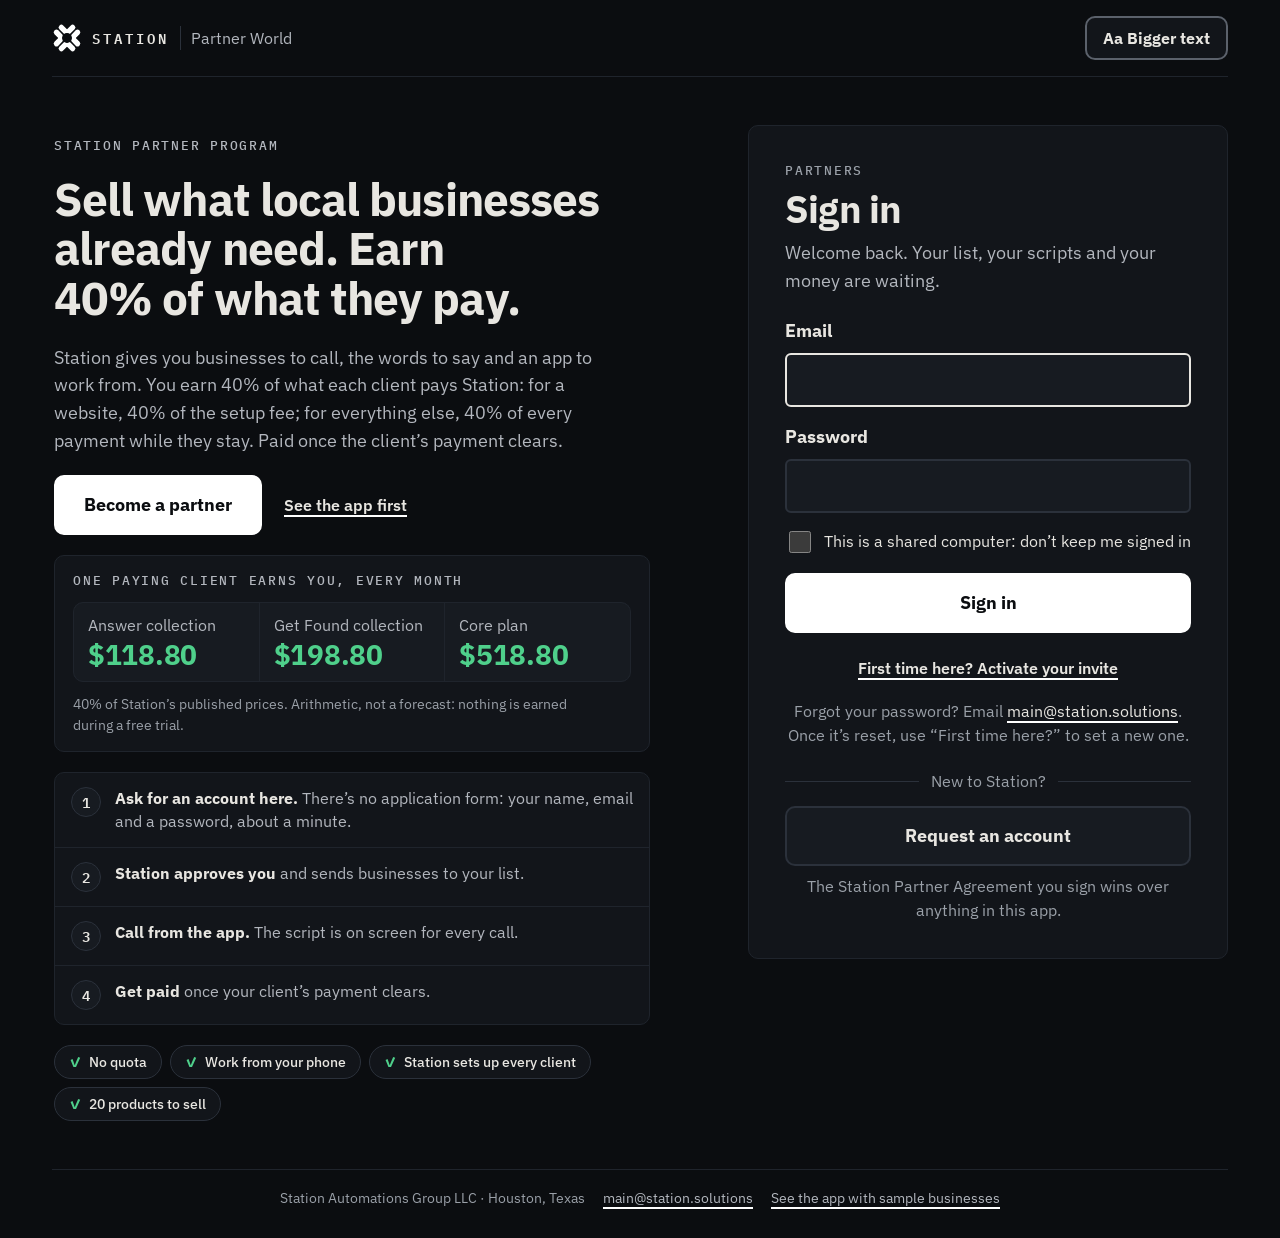
<file: index.html>
<!doctype html>
<html lang="en">
<head>
<meta charset="utf-8">
<meta name="viewport" content="width=device-width, initial-scale=1, viewport-fit=cover">
<meta name="robots" content="noindex, nofollow">
<meta name="theme-color" content="#0B0D10">
<title>Station Partner World</title>
<meta name="description" content="Call local businesses Station gives you. You earn 40% of what each client pays Station: for a website, 40% of the setup fee; for everything else, 40% of every payment while they stay.">
<link rel="icon" href="data:image/svg+xml,%3Csvg xmlns='http://www.w3.org/2000/svg' viewBox='0 0 100 100'%3E%3Cdefs%3E%3Cg id='a'%3E%3Crect x='29.5' y='3' width='18' height='36' rx='8.5'/%3E%3Crect x='52.5' y='3' width='18' height='36' rx='8.5'/%3E%3C/g%3E%3Cmask id='m'%3E%3Crect width='100' height='100' fill='%23fff'/%3E%3Ccircle cx='50' cy='50' r='16.5'/%3E%3C/mask%3E%3C/defs%3E%3Cg mask='url(%23m)' fill='%231D1D1F' transform='rotate(45 50 50)'%3E%3Cuse href='%23a'/%3E%3Cuse href='%23a' transform='rotate(90 50 50)'/%3E%3Cuse href='%23a' transform='rotate(180 50 50)'/%3E%3Cuse href='%23a' transform='rotate(270 50 50)'/%3E%3C/g%3E%3C/svg%3E">
<link rel="preconnect" href="https://fonts.googleapis.com">
<link rel="preconnect" href="https://fonts.gstatic.com" crossorigin>
<link rel="stylesheet" href="https://fonts.googleapis.com/css2?family=IBM+Plex+Sans:ital,wght@0,400;0,500;0,600;0,700;1,400&family=IBM+Plex+Mono:wght@500;700&display=swap">
<link rel="stylesheet" href="app.css?v=20261021a">
</head>
<body>
<svg width="0" height="0" style="position:absolute" aria-hidden="true"><defs><g id="smArm"><rect x="29.5" y="3" width="18" height="36" rx="8.5"/><rect x="52.5" y="3" width="18" height="36" rx="8.5"/></g><mask id="smCore"><rect width="100" height="100" fill="#fff"/><circle cx="50" cy="50" r="16.5" fill="#000"/></mask>
<symbol id="stationMark" viewBox="0 0 100 100"><g mask="url(#smCore)" fill="currentColor" transform="rotate(45 50 50)"><use href="#smArm"/><use href="#smArm" transform="rotate(90 50 50)"/><use href="#smArm" transform="rotate(180 50 50)"/><use href="#smArm" transform="rotate(270 50 50)"/></g></symbol></defs></svg>
<a class="skip" href="#main">Skip to content</a>
<aside class="preview" aria-label="Status" hidden></aside>
<header class="bar" id="bar" hidden>
  <a class="logo" href="#home" aria-label="Station Partner World, home"><svg class="mark" viewBox="0 0 100 100" aria-hidden="true"><use href="#stationMark"/></svg><span class="wm">Station</span><span class="wordmark">Partner World</span></a>
  <nav class="topnav" aria-label="Main">
    <a href="#home" data-tab="home"><svg class="ni" viewBox="0 0 24 24" aria-hidden="true"><path d="M12 3 3 10.5V21h6.5v-6h5v6H21V10.5z"/></svg>Home</a>
    <a href="#learn" data-tab="learn"><svg class="ni" viewBox="0 0 24 24" aria-hidden="true"><path d="M12 3 1 9l11 6 9-4.9V17h2V9zM5 13.2V17c0 1.7 3.1 3 7 3s7-1.3 7-3v-3.8l-7 3.8z"/></svg>Learn</a>
    <a href="#products" data-tab="products"><svg class="ni" viewBox="0 0 24 24" aria-hidden="true"><path d="M4 4h7v7H4zM13 4h7v7h-7zM4 13h7v7H4zM13 13h7v7h-7z"/></svg>Products</a>
    <a href="#calls" data-tab="calls"><svg class="ni" viewBox="0 0 24 24" aria-hidden="true"><path d="M6.6 10.8a15 15 0 0 0 6.6 6.6l2.2-2.2c.3-.3.7-.4 1-.2 1.1.4 2.3.6 3.6.6.6 0 1 .4 1 1V20c0 .6-.4 1-1 1A17 17 0 0 1 3 4c0-.6.4-1 1-1h3.5c.6 0 1 .4 1 1 0 1.3.2 2.5.6 3.6.1.3 0 .7-.2 1z"/></svg>Calls</a>
    <a href="#leads" data-tab="leads"><svg class="ni" viewBox="0 0 24 24" aria-hidden="true"><path d="M4 5h2v2H4zm4 0h12v2H8zM4 11h2v2H4zm4 0h12v2H8zM4 17h2v2H4zm4 0h12v2H8z"/></svg>Leads</a>
    <a href="#calendar" data-tab="calendar"><svg class="ni" viewBox="0 0 24 24" aria-hidden="true"><path fill-rule="evenodd" d="M7 2h2v2h6V2h2v2h3v18H4V4h3zM6 10v10h12V10zM8 12h3v3H8z"/></svg>Calendar</a>
    <a href="#clients" data-tab="clients"><svg class="ni" viewBox="0 0 24 24" aria-hidden="true"><path d="M4 4h16v12H7l-3 3z"/></svg>Clients</a>
    <a href="#team" data-tab="team" hidden><svg class="ni" viewBox="0 0 24 24" aria-hidden="true"><path d="M16 11a3 3 0 1 0 0-6 3 3 0 0 0 0 6zm-8 0a3 3 0 1 0 0-6 3 3 0 0 0 0 6zm0 2c-2.7 0-8 1.3-8 4v3h16v-3c0-2.7-5.3-4-8-4zm8 0c-.3 0-.7 0-1.1.1 1.3.9 2.1 2.2 2.1 3.9v3h7v-3c0-2.7-5.3-4-8-4z"/></svg>Team</a>
    <a href="#money" data-tab="money"><svg class="ni" viewBox="0 0 24 24" aria-hidden="true"><path d="M3 6h18v12H3zM12 9a3 3 0 1 0 0 6 3 3 0 0 0 0-6z"/></svg>Money</a>
    <a href="#help" data-tab="help"><svg class="ni" viewBox="0 0 24 24" aria-hidden="true"><path d="M12 2a10 10 0 1 0 0 20 10 10 0 0 0 0-20zm1 16h-2v-2h2zm2.1-7.7-.9.9c-.7.7-1.2 1.3-1.2 2.8h-2v-.5c0-1.1.5-2.1 1.2-2.8l1.2-1.3a2 2 0 1 0-3.4-1.4H8a4 4 0 1 1 7.1 2.3z"/></svg>Help</a>
  </nav>
  <button class="size-btn" type="button" data-size aria-pressed="false" aria-label="AA Bigger text"><span aria-hidden="true">A<b>A</b></span></button>
  <a class="bal-chip" href="#money"><span class="lbl"><span class="lbl-long">Earned so far</span><span class="lbl-short">Earned</span></span><span class="num" id="chipBal">$0.00</span></a>
</header>
<main id="main" tabindex="-1"></main>
<nav class="tabbar" id="tabbar" aria-label="Main" hidden>
  <a href="#home" data-tab="home"><svg viewBox="0 0 24 24" aria-hidden="true"><path d="M12 3 3 10.5V21h6.5v-6h5v6H21V10.5z"/></svg><span>Home</span></a>
  <a href="#learn" data-tab="learn"><svg viewBox="0 0 24 24" aria-hidden="true"><path d="M12 3 1 9l11 6 9-4.9V17h2V9zM5 13.2V17c0 1.7 3.1 3 7 3s7-1.3 7-3v-3.8l-7 3.8z"/></svg><span>Learn</span></a>
  <a href="#products" data-tab="products"><svg viewBox="0 0 24 24" aria-hidden="true"><path d="M4 4h7v7H4zM13 4h7v7h-7zM4 13h7v7H4zM13 13h7v7h-7z"/></svg><span>Products</span></a>
  <a href="#calls" data-tab="calls"><svg viewBox="0 0 24 24" aria-hidden="true"><path d="M6.6 10.8a15 15 0 0 0 6.6 6.6l2.2-2.2c.3-.3.7-.4 1-.2 1.1.4 2.3.6 3.6.6.6 0 1 .4 1 1V20c0 .6-.4 1-1 1A17 17 0 0 1 3 4c0-.6.4-1 1-1h3.5c.6 0 1 .4 1 1 0 1.3.2 2.5.6 3.6.1.3 0 .7-.2 1z"/></svg><span>Calls</span></a>
  <a href="#leads" data-tab="leads"><svg viewBox="0 0 24 24" aria-hidden="true"><path d="M4 5h2v2H4zm4 0h12v2H8zM4 11h2v2H4zm4 0h12v2H8zM4 17h2v2H4zm4 0h12v2H8z"/></svg><span>Leads</span></a>
  <a href="#calendar" data-tab="calendar"><svg viewBox="0 0 24 24" aria-hidden="true"><path fill-rule="evenodd" d="M7 2h2v2h6V2h2v2h3v18H4V4h3zM6 10v10h12V10zM8 12h3v3H8z"/></svg><span>Calendar</span></a>
  <a href="#clients" data-tab="clients"><svg viewBox="0 0 24 24" aria-hidden="true"><path d="M4 4h16v12H7l-3 3z"/></svg><span>Clients</span></a>
  <a href="#team" data-tab="team" hidden><svg viewBox="0 0 24 24" aria-hidden="true"><path d="M16 11a3 3 0 1 0 0-6 3 3 0 0 0 0 6zm-8 0a3 3 0 1 0 0-6 3 3 0 0 0 0 6zm0 2c-2.7 0-8 1.3-8 4v3h16v-3c0-2.7-5.3-4-8-4zm8 0c-.3 0-.7 0-1.1.1 1.3.9 2.1 2.2 2.1 3.9v3h7v-3c0-2.7-5.3-4-8-4z"/></svg><span>Team</span></a>
  <a href="#money" data-tab="money"><svg viewBox="0 0 24 24" aria-hidden="true"><path d="M3 6h18v12H3zM12 9a3 3 0 1 0 0 6 3 3 0 0 0 0-6z"/></svg><span>Money</span></a>
  <a href="#help" data-tab="help"><svg viewBox="0 0 24 24" aria-hidden="true"><path d="M12 2a10 10 0 1 0 0 20 10 10 0 0 0 0-20zm1 16h-2v-2h2zm2.1-7.7-.9.9c-.7.7-1.2 1.3-1.2 2.8h-2v-.5c0-1.1.5-2.1 1.2-2.8l1.2-1.3a2 2 0 1 0-3.4-1.4H8a4 4 0 1 1 7.1 2.3z"/></svg><span>Help</span></a>
</nav>
<div class="sheet" id="sheet" role="dialog" aria-modal="true" aria-labelledby="sheetTitle" hidden>
  <div class="sheet-card">
    <div class="sheet-head"><h2 id="sheetTitle">What do I say?</h2><button class="icon-btn" id="sheetClose" type="button" aria-label="Close">&times;</button></div>
    <div class="sheet-body" id="sheetBody"></div>
  </div>
</div>
<div class="undo" id="undo" role="status" aria-live="polite" hidden><span id="undoText"></span><span class="undo-key" id="undoKey">or press U</span><button type="button" id="undoBtn">Undo</button></div>
<div class="coach" id="coach" hidden><div class="coach-ring" id="coachRing"></div><div class="coach-bubble" id="coachBubble" role="dialog" aria-modal="true" aria-labelledby="coachText"><p class="coach-step" id="coachStep" aria-live="polite"></p><p id="coachText" aria-live="polite"></p><div class="coach-btns"><button type="button" class="link-btn" id="coachSkip">Skip the tour</button><button type="button" class="btn btn-dark" id="coachNext">Next</button></div></div></div>
<div class="toast" id="toast" role="status" aria-live="polite"></div>
<script src="data.js?v=20261013a"></script>
<script src="app.js?v=20261021a"></script>
</body>
</html>
</file>
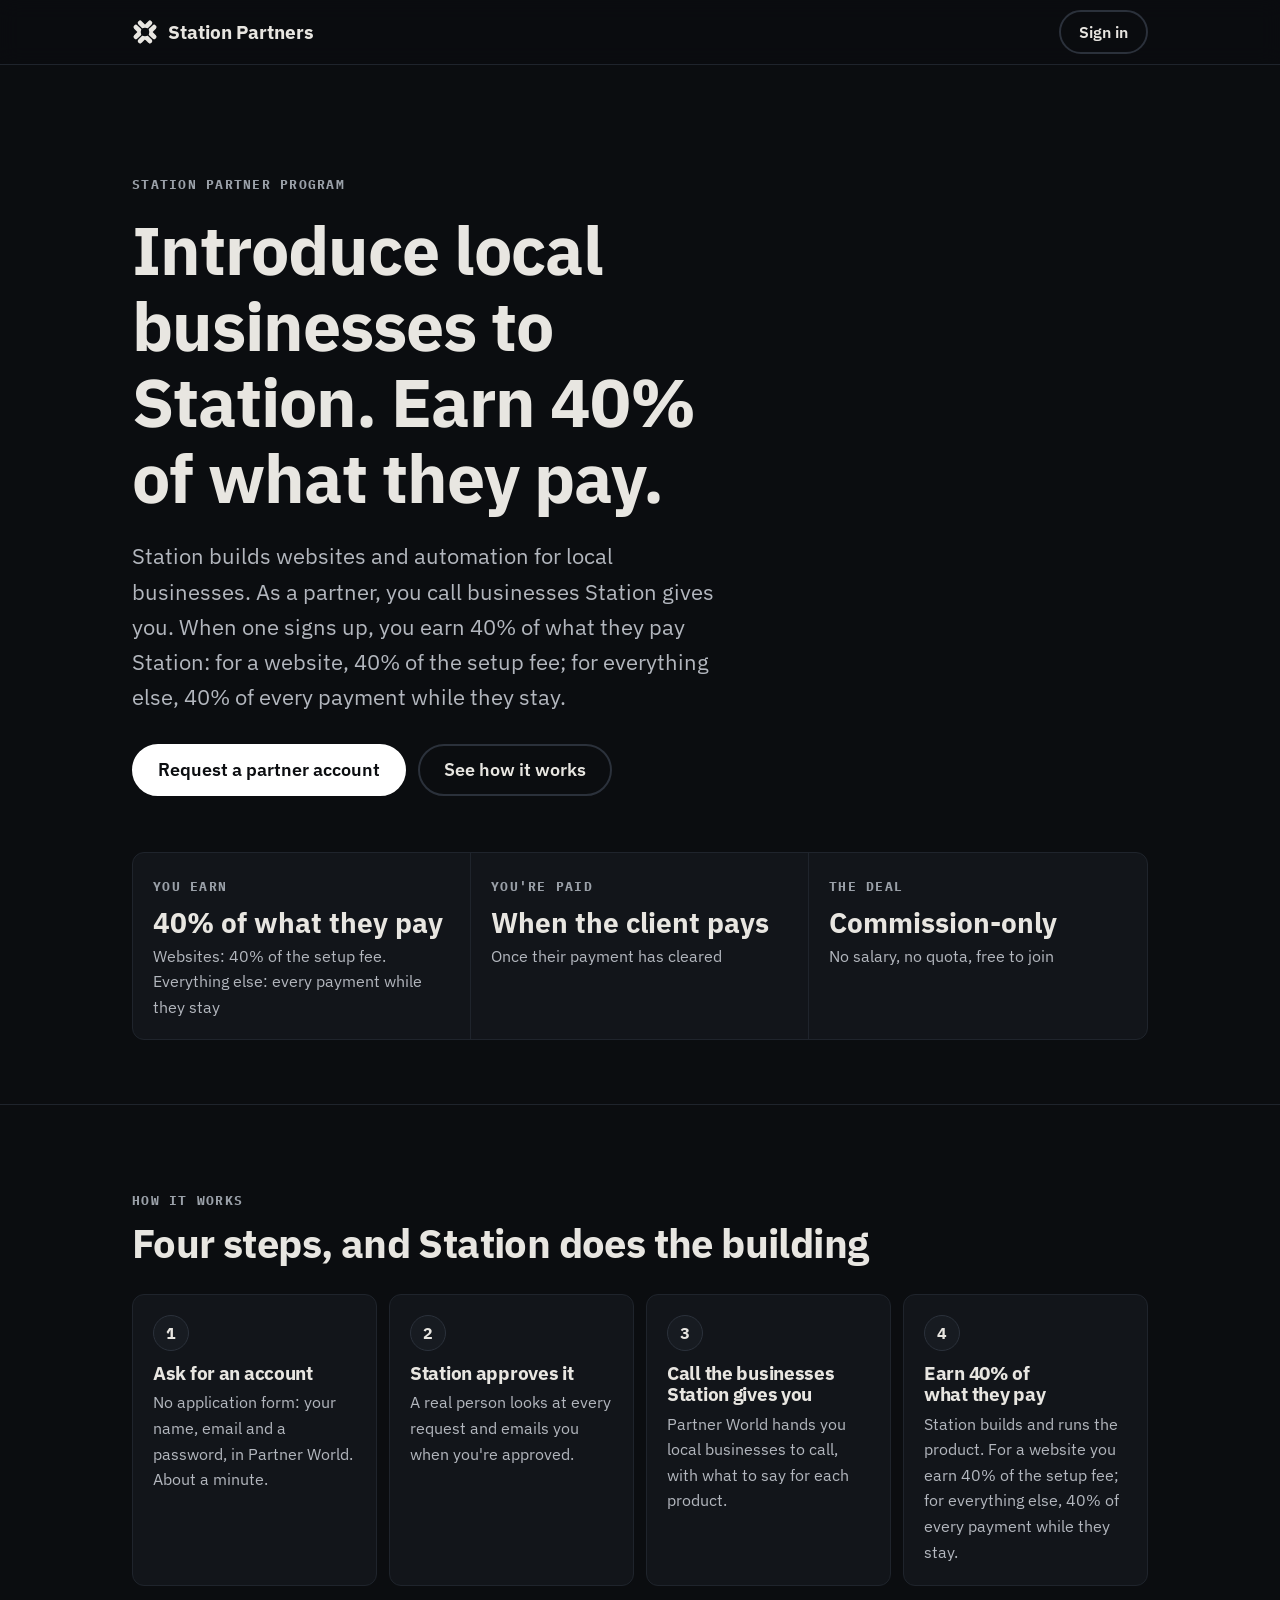
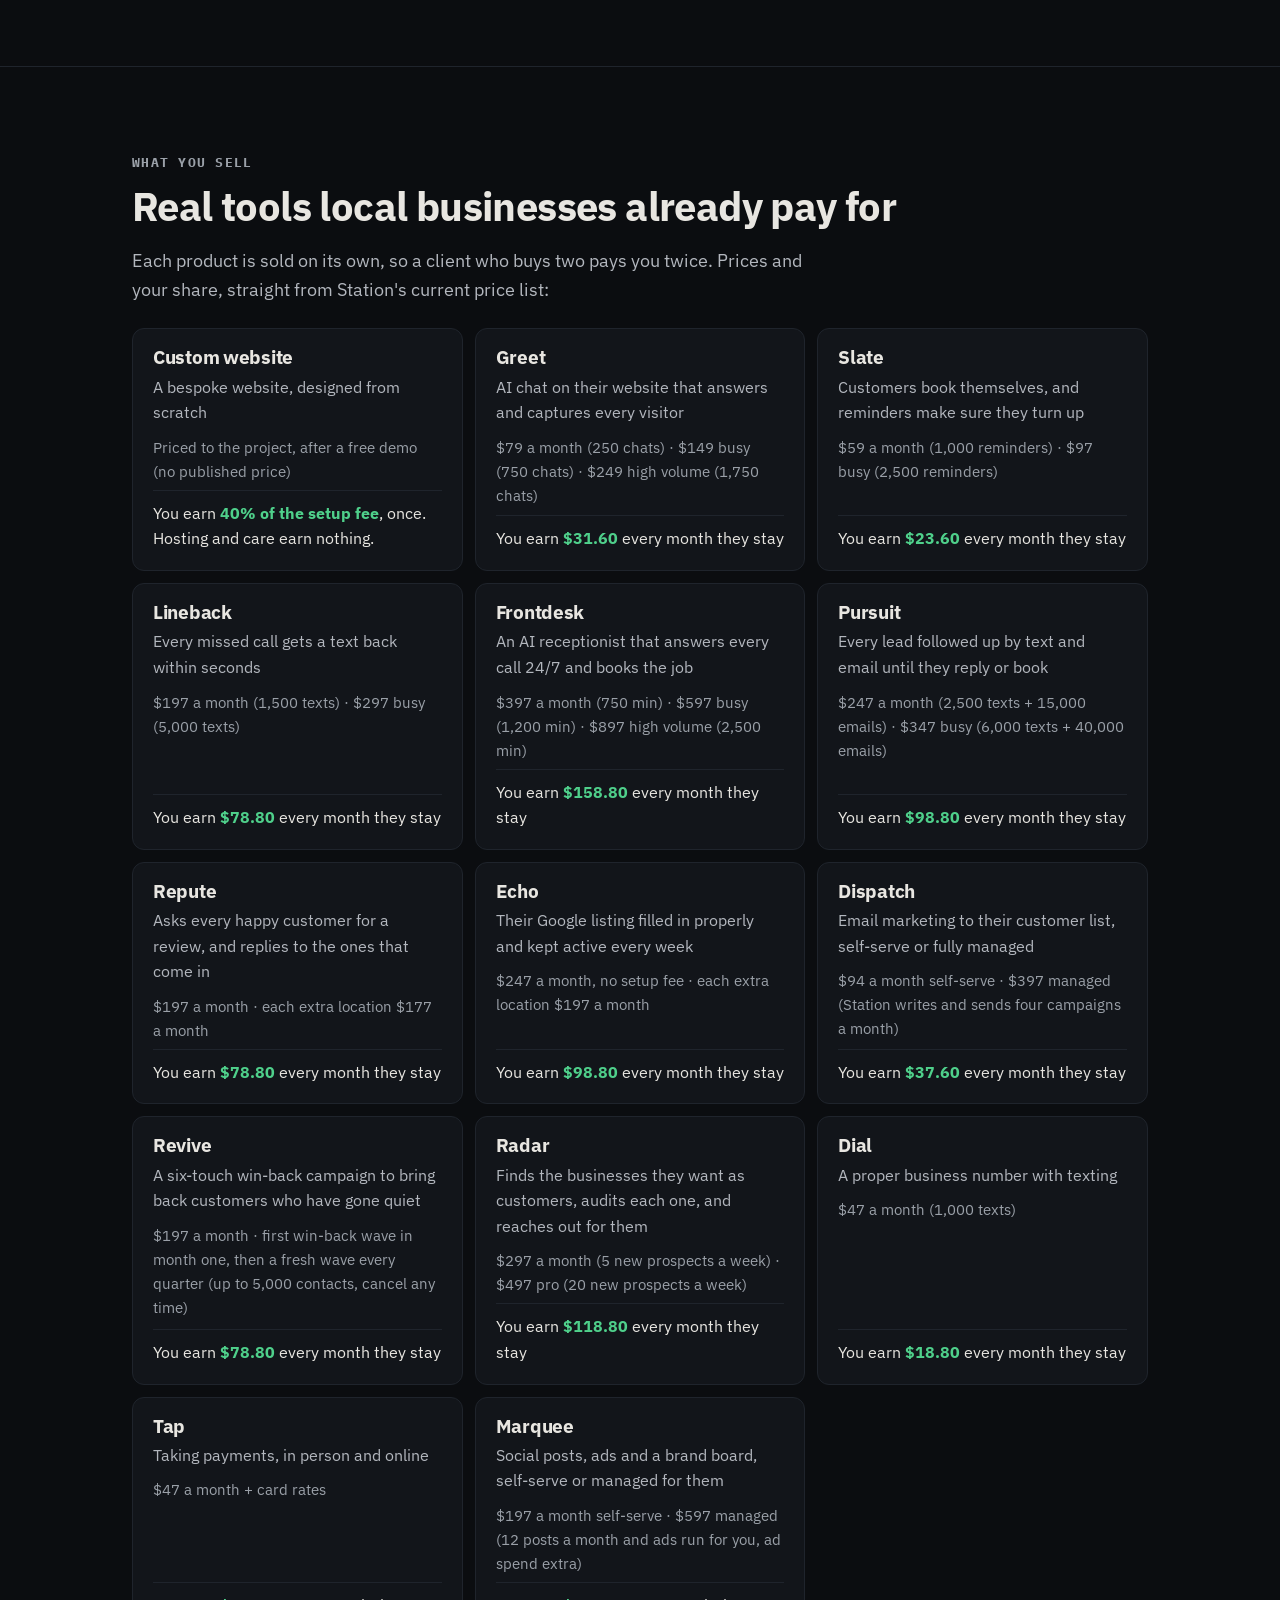
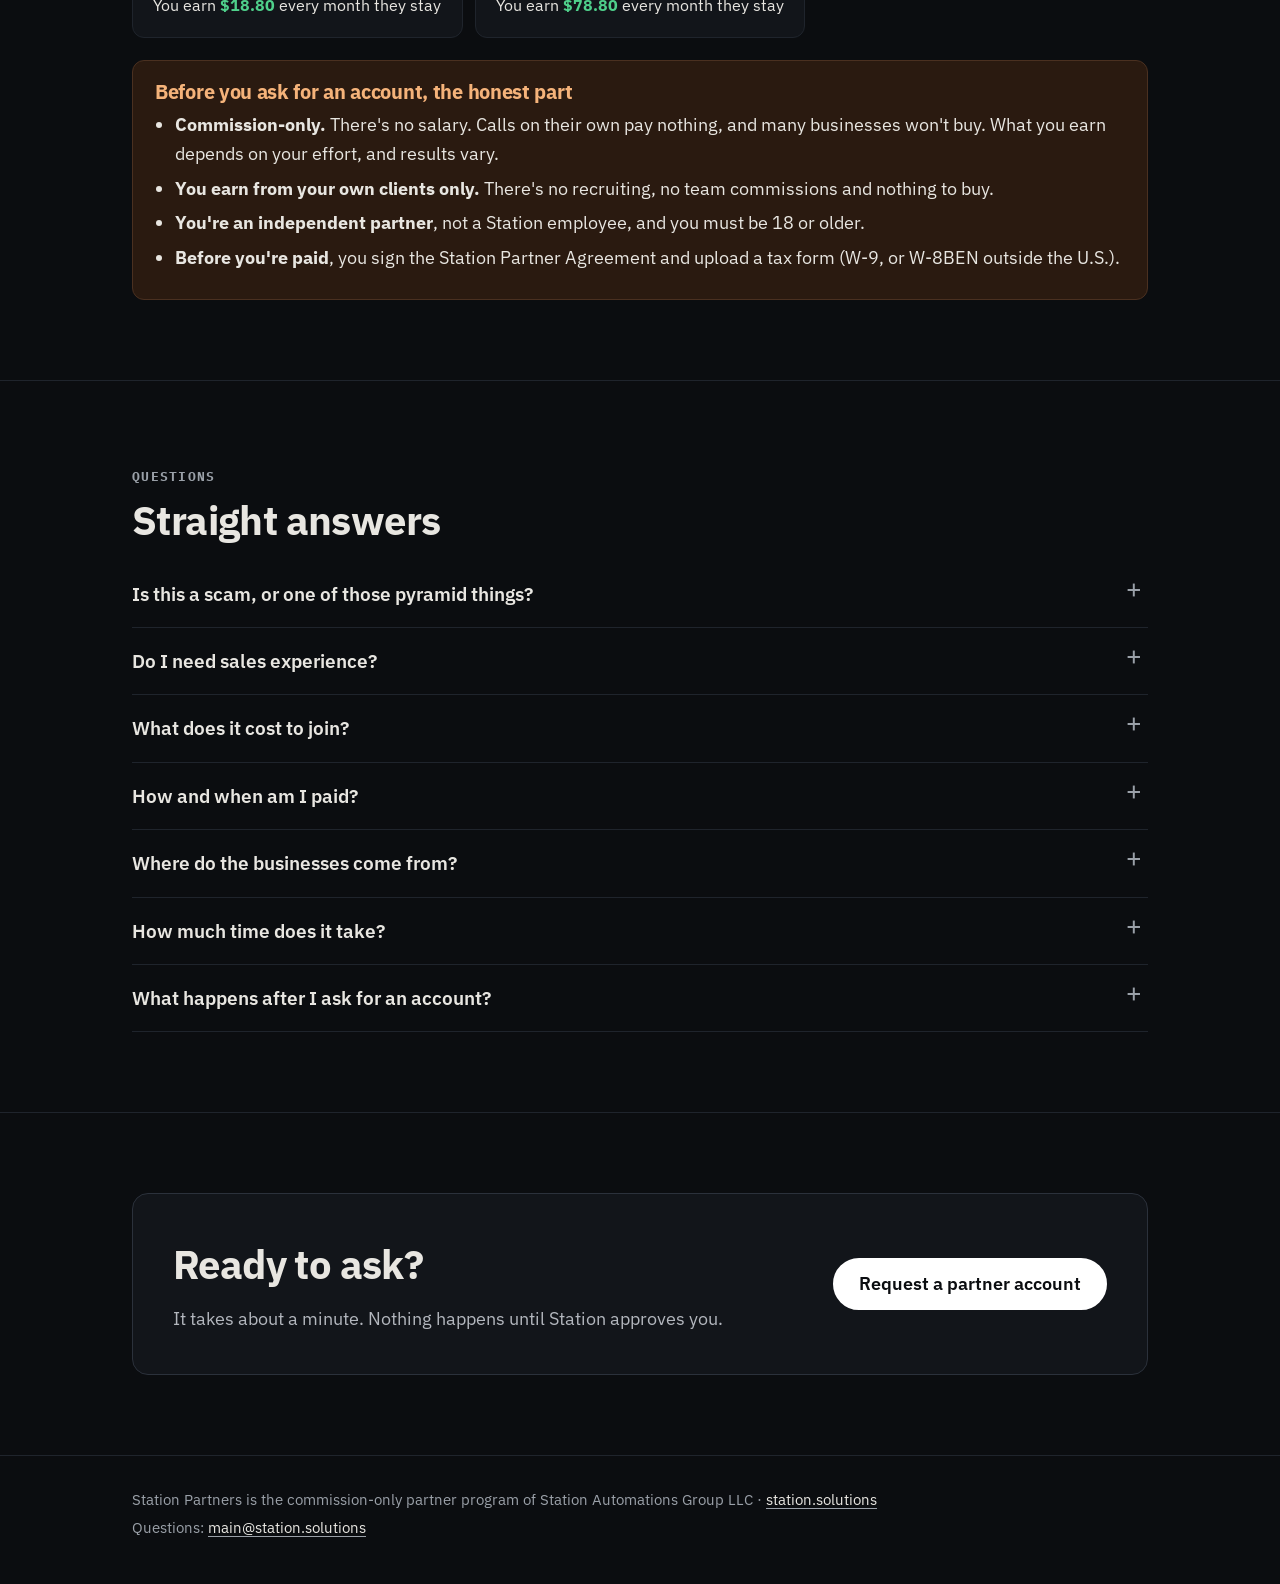
<file: join/index.html>
<!doctype html>
<html lang="en">
<head>
<meta charset="utf-8">
<meta name="viewport" content="width=device-width, initial-scale=1, viewport-fit=cover">
<meta name="theme-color" content="#0B0D10">
<title>Become a Station Partner</title>
<meta name="description" content="Introduce local businesses to Station's tools and earn 40% of what each new client pays Station (for a website, 40% of the setup fee). Commission-only. Request an account in a minute.">
<meta property="og:title" content="Become a Station Partner">
<meta property="og:description" content="Commission-only: earn 40% of what each new client pays Station. Paid once the client's payment clears.">
<meta property="og:url" content="https://partners.station.solutions/join">
<meta property="og:type" content="website">
<link rel="canonical" href="https://partners.station.solutions/join">
<link rel="icon" href="data:image/svg+xml,%3Csvg xmlns='http://www.w3.org/2000/svg' viewBox='0 0 100 100'%3E%3Cdefs%3E%3Cg id='a'%3E%3Crect x='29.5' y='3' width='18' height='36' rx='8.5'/%3E%3Crect x='52.5' y='3' width='18' height='36' rx='8.5'/%3E%3C/g%3E%3Cmask id='m'%3E%3Crect width='100' height='100' fill='%23fff'/%3E%3Ccircle cx='50' cy='50' r='16.5'/%3E%3C/mask%3E%3C/defs%3E%3Cg mask='url(%23m)' fill='%23E8E6E1' transform='rotate(45 50 50)'%3E%3Cuse href='%23a'/%3E%3Cuse href='%23a' transform='rotate(90 50 50)'/%3E%3Cuse href='%23a' transform='rotate(180 50 50)'/%3E%3Cuse href='%23a' transform='rotate(270 50 50)'/%3E%3C/g%3E%3C/svg%3E">
<link rel="preconnect" href="https://fonts.googleapis.com">
<link rel="preconnect" href="https://fonts.gstatic.com" crossorigin>
<link rel="stylesheet" href="https://fonts.googleapis.com/css2?family=IBM+Plex+Sans:ital,wght@0,400;0,500;0,600;0,700;1,400&family=IBM+Plex+Mono:wght@500;700&display=swap">
<style>
/* Join page for Station Partner World. Same palette and type as Partner World's Night Shift look (app.css), self-contained so
   the app's stylesheet can change without breaking this page. Text stays large: partners include people who need it. */
:root{--bg:#0B0D10;--card:#12151A;--panel2:#171B21;--hover:#1A1F27;--ink:#E8E6E1;--ink-2:#B3B7BE;--ink-3:#9AA0A8;--line:#1F242C;--line-2:#2B313B;
  --acc:#FFFFFF;--acc-ink:#0B0D10;--green:#4FD08B;--green-bg:#0F2519;--warn:#F5B37A;--warn-bg:#2A1A10;
  --font:"IBM Plex Sans","Segoe UI Variable","Segoe UI",system-ui,sans-serif;--mono:"IBM Plex Mono","Cascadia Code",Consolas,ui-monospace,monospace;
  --gut:clamp(16px,4vw,32px);--max:1080px;color-scheme:dark}
*{box-sizing:border-box}
html{-webkit-text-size-adjust:100%;scroll-behavior:smooth}
@media (prefers-reduced-motion:reduce){html{scroll-behavior:auto}}
body{margin:0;background:var(--bg);color:var(--ink);font:400 18px/1.6 var(--font);-webkit-font-smoothing:antialiased}
a{color:var(--ink);text-decoration-color:var(--ink-3);text-underline-offset:3px}
:focus-visible{outline:3px solid var(--acc);outline-offset:3px}
h1,h2,h3{margin:0;line-height:1.12;letter-spacing:-.015em;text-wrap:balance}
p{margin:0 0 14px;max-width:62ch}
.wrap{max-width:var(--max);margin-inline:auto;padding-inline:var(--gut)}
.skip{position:absolute;left:-999px;top:0;background:var(--acc);color:var(--acc-ink);padding:12px 16px;z-index:10}.skip:focus{left:8px;top:8px}
.lbl{font:700 12.5px/1.2 var(--mono);text-transform:uppercase;letter-spacing:.1em;color:var(--ink-3)}
.bar{position:sticky;top:0;z-index:5;background:rgba(11,13,16,.92);backdrop-filter:blur(10px);-webkit-backdrop-filter:blur(10px);border-bottom:1px solid var(--line)}
.bar .wrap{display:flex;align-items:center;gap:14px;min-height:64px}
.logo{display:flex;align-items:center;gap:10px;text-decoration:none;font-weight:700;font-size:19px;margin-right:auto;min-height:48px}
.logo svg{width:26px;height:26px;color:var(--ink)}
.btn{display:inline-flex;align-items:center;justify-content:center;gap:10px;min-height:52px;padding:0 24px;border-radius:999px;border:2px solid var(--line-2);background:transparent;color:var(--ink);font:600 18px/1 var(--font);text-decoration:none;cursor:pointer;white-space:nowrap}
.btn:hover{background:var(--hover)}
.btn-primary{background:var(--acc);border-color:var(--acc);color:var(--acc-ink)}
.btn-primary:hover{background:#E9E9E6}
.btn-sm{min-height:44px;padding:0 18px;font-size:16px}
.hero{padding:clamp(48px,9vw,104px) 0 clamp(36px,6vw,64px)}
.hero h1{font-size:clamp(38px,6.4vw,68px);font-weight:700;max-width:16ch}
.hero .sub{font-size:clamp(19px,2.2vw,22px);color:var(--ink-2);margin:22px 0 30px;max-width:46ch}
.ctas{display:flex;flex-wrap:wrap;gap:12px;align-items:center}
.facts{display:grid;grid-template-columns:repeat(3,minmax(0,1fr));border:1px solid var(--line);border-radius:12px;overflow:hidden;margin-top:clamp(36px,6vw,56px);background:var(--card)}
.facts div{padding:18px 20px;border-right:1px solid var(--line)}.facts div:last-child{border-right:0}
.facts b{display:block;font-size:clamp(22px,2.6vw,28px);font-weight:700;margin-top:6px;line-height:1.2}
.facts span.s{display:block;color:var(--ink-2);font-size:16px;margin-top:4px}
section.band{padding:clamp(44px,7vw,80px) 0;border-top:1px solid var(--line)}
section.band h2{font-size:clamp(28px,3.6vw,40px);font-weight:700;margin:8px 0 18px}
.steps{list-style:none;margin:28px 0 0;padding:0;display:grid;grid-template-columns:repeat(4,minmax(0,1fr));gap:12px}
.steps li{background:var(--card);border:1px solid var(--line);border-radius:12px;padding:20px}
.steps .n{display:inline-flex;align-items:center;justify-content:center;width:36px;height:36px;border-radius:50%;background:var(--panel2);border:1px solid var(--line-2);font:700 16px var(--mono);margin-bottom:12px}
.steps h3{font-size:19px;margin-bottom:6px}.steps p{color:var(--ink-2);font-size:16px;margin:0}
.grid{display:grid;grid-template-columns:repeat(auto-fill,minmax(300px,1fr));gap:12px;margin-top:24px}
.prod{background:var(--card);border:1px solid var(--line);border-radius:12px;padding:18px 20px;display:flex;flex-direction:column;gap:6px}
.prod h3{font-size:19px}.prod .what{color:var(--ink-2);font-size:16px;margin:0}
.prod .price{font-size:15px;color:var(--ink-3);margin:4px 0 0}
.prod .earn{margin-top:auto;padding-top:10px;border-top:1px solid var(--line);font-size:16px}
.prod .earn b{color:var(--green);font-weight:700}
.honest{background:var(--warn-bg);border:1px solid #4A3020;border-radius:12px;padding:20px 22px;margin-top:22px}
.honest h3{font-size:20px;margin-bottom:8px;color:var(--warn)}
.honest ul{margin:0;padding-left:20px}.honest li{margin:6px 0;color:var(--ink)}
.faq details{border-bottom:1px solid var(--line)}
.faq summary{cursor:pointer;list-style:none;padding:18px 40px 18px 0;font-weight:600;font-size:19px;position:relative;min-height:48px}
.faq summary::-webkit-details-marker{display:none}
.faq summary::after{content:"+";position:absolute;right:6px;top:14px;font:400 26px/1 var(--mono);color:var(--ink-3)}
.faq details[open] summary::after{content:"−"}
.faq details div{padding:0 0 18px;color:var(--ink-2)}
.final{text-align:left}
.final .box{background:var(--card);border:1px solid var(--line-2);border-radius:16px;padding:clamp(24px,4vw,40px);display:flex;flex-wrap:wrap;gap:20px;align-items:center;justify-content:space-between}
.final h2{margin:0 0 6px}.final p{margin:0;color:var(--ink-2)}
footer{border-top:1px solid var(--line);padding:28px 0 40px;color:var(--ink-3);font-size:15px}
footer p{margin:4px 0;max-width:none}
@media (max-width:900px){.steps{grid-template-columns:repeat(2,minmax(0,1fr))}}
@media (max-width:640px){.facts{grid-template-columns:1fr}.facts div{border-right:0;border-bottom:1px solid var(--line)}.facts div:last-child{border-bottom:0}
  .steps{grid-template-columns:1fr}.btn{width:100%}.bar .btn{width:auto}.final .box .btn{width:100%}.grid{grid-template-columns:1fr}}
</style>
</head>
<body>
<svg width="0" height="0" style="position:absolute" aria-hidden="true"><defs><g id="smArm"><rect x="29.5" y="3" width="18" height="36" rx="8.5"/><rect x="52.5" y="3" width="18" height="36" rx="8.5"/></g><mask id="smCore"><rect width="100" height="100" fill="#fff"/><circle cx="50" cy="50" r="16.5"/></mask></defs><symbol id="stationMark" viewBox="0 0 100 100"><g mask="url(#smCore)" fill="currentColor" transform="rotate(45 50 50)"><use href="#smArm"/><use href="#smArm" transform="rotate(90 50 50)"/><use href="#smArm" transform="rotate(180 50 50)"/><use href="#smArm" transform="rotate(270 50 50)"/></g></symbol></svg>
<a class="skip" href="#main">Skip to content</a>
<header class="bar"><div class="wrap">
  <a class="logo" href="/join" aria-label="Station Partners"><svg aria-hidden="true"><use href="#stationMark"/></svg>Station Partners</a>
  <a class="btn btn-sm" href="/" data-keep-src>Sign in</a>
</div></header>

<main id="main">
<section class="hero"><div class="wrap">
  <span class="lbl">Station Partner Program</span>
  <h1 style="margin-top:14px">Introduce local businesses to Station. Earn 40% of what they pay.</h1>
  <p class="sub">Station builds websites and automation for local businesses. As a partner, you call businesses Station gives you. When one signs up, you earn 40% of what they pay Station: for a website, 40% of the setup fee; for everything else, 40% of every payment while they stay.</p>
  <div class="ctas">
    <a class="btn btn-primary" href="/?join=1" data-join>Request a partner account</a>
    <a class="btn" href="#how">See how it works</a>
  </div>
  <div class="facts" role="list">
    <div role="listitem"><span class="lbl">You earn</span><b>40% of what they pay</b><span class="s">Websites: 40% of the setup fee. Everything else: every payment while they stay</span></div>
    <div role="listitem"><span class="lbl">You're paid</span><b>When the client pays</b><span class="s">Once their payment has cleared</span></div>
    <div role="listitem"><span class="lbl">The deal</span><b>Commission-only</b><span class="s">No salary, no quota, free to join</span></div>
  </div>
</div></section>

<section class="band" id="how"><div class="wrap">
  <span class="lbl">How it works</span>
  <h2>Four steps, and Station does the building</h2>
  <ol class="steps">
    <li><span class="n">1</span><h3>Ask for an account</h3><p>No application form: your name, email and a password, in Partner World. About a minute.</p></li>
    <li><span class="n">2</span><h3>Station approves it</h3><p>A real person looks at every request and emails you when you're approved.</p></li>
    <li><span class="n">3</span><h3>Call the businesses Station gives you</h3><p>Partner World hands you local businesses to call, with what to say for each product.</p></li>
    <li><span class="n">4</span><h3>Earn 40% of what they pay</h3><p>Station builds and runs the product. For a website you earn 40% of the setup fee; for everything else, 40% of every payment while they stay.</p></li>
  </ol>
</div></section>

<section class="band" id="sell"><div class="wrap">
  <span class="lbl">What you sell</span>
  <h2>Real tools local businesses already pay for</h2>
  <p style="color:var(--ink-2)">Each product is sold on its own, so a client who buys two pays you twice. Prices and your share, straight from Station's current price list:</p>
  <div class="grid" id="prods"><noscript><p>Turn on JavaScript to see the full list, or ask <a href="mailto:main@station.solutions">main@station.solutions</a>.</p></noscript></div>
  <div class="honest">
    <h3>Before you ask for an account, the honest part</h3>
    <ul>
      <li><b>Commission-only.</b> There's no salary. Calls on their own pay nothing, and many businesses won't buy. What you earn depends on your effort, and results vary.</li>
      <li><b>You earn from your own clients only.</b> There's no recruiting, no team commissions and nothing to buy.</li>
      <li><b>You're an independent partner</b>, not a Station employee, and you must be 18 or older.</li>
      <li><b>Before you're paid</b>, you sign the Station Partner Agreement and upload a tax form (W-9, or W-8BEN outside the U.S.).</li>
    </ul>
  </div>
</div></section>

<section class="band faq" id="faq"><div class="wrap">
  <span class="lbl">Questions</span>
  <h2>Straight answers</h2>
  <details><summary>Is this a scam, or one of those pyramid things?</summary><div><p>No. You earn 40% of what your own clients pay Station for real products. There's no recruiting, no team commission and nothing to buy. Station Automations Group LLC runs <a href="https://station.solutions">station.solutions</a>, and you can email a real person at <a href="mailto:main@station.solutions">main@station.solutions</a> before you ask for an account.</p></div></details>
  <details><summary>Do I need sales experience?</summary><div><p>No. Partner World gives you the businesses to call, what to say for each product, and answers to the usual questions. Experience helps, but it isn't required.</p></div></details>
  <details><summary>What does it cost to join?</summary><div><p>Nothing. There's no fee and no starter kit.</p></div></details>
  <details><summary>How and when am I paid?</summary><div><p>Once the client's payment has cleared. You earn 40% of what each client pays Station: for a website, 40% of the setup fee (hosting and care earn nothing); for everything else, 40% of every payment while they keep paying and your partner agreement is in effect. Payouts go out once you have $50 or more; a smaller balance rolls forward to the next payout and never expires. Payment starts once your signed agreement and tax form (W-9, or W-8BEN outside the U.S.) are on file.</p></div></details>
  <details><summary>Where do the businesses come from?</summary><div><p>Station gives them to you in Partner World. You don't have to find or buy leads.</p></div></details>
  <details><summary>How much time does it take?</summary><div><p>As much as you choose. There's no quota and no schedule. Calls happen 9 am to 8 pm in the business's time zone, Monday to Saturday.</p></div></details>
  <details><summary>What happens after I ask for an account?</summary><div><p>There's no application to fill in. Station looks at your request by hand; if it approves you, you get an email, and you sign in with the email and password you chose when you asked.</p></div></details>
</div></section>

<section class="band final"><div class="wrap"><div class="box">
  <div><h2>Ready to ask?</h2><p>It takes about a minute. Nothing happens until Station approves you.</p></div>
  <a class="btn btn-primary" href="/?join=1" data-join>Request a partner account</a>
</div></div></section>
</main>

<footer><div class="wrap">
  <p>Station Partners is the commission-only partner program of Station Automations Group LLC · <a href="https://station.solutions">station.solutions</a></p>
  <p>Questions: <a href="mailto:main@station.solutions">main@station.solutions</a></p>
</div></footer>

<script src="../data.js"></script>
<script>
(function () {
  /* where the visitor came from (?src=ig-partner, tt-partner, ...): kept for the request form so Station can see which post or bio sent them */
  var src = '';
  try { src = (new URLSearchParams(location.search).get('src') || '').toLowerCase().replace(/[^a-z0-9-]/g, '').slice(0, 40); } catch (e) {}
  try { if (src) sessionStorage.setItem('pw-src', src); else src = sessionStorage.getItem('pw-src') || ''; } catch (e) {}
  document.querySelectorAll('[data-join],[data-keep-src]').forEach(function (a) {
    var u = new URL(a.getAttribute('href'), location.href);
    if (src) u.searchParams.set('src', src);
    if (a.hasAttribute('data-join')) u.hash = 'request';
    a.setAttribute('href', u.pathname + u.search + u.hash);
  });
  /* 2026-10-12 (Circle's Partner Socials audit): count visits, so the funnel can show posts -> asked -> VISITED -> applied.
     One anonymous page view and one click on "request an account": no cookie, nothing stored, no personal data; the visit id
     lives only in this page. Sent to the same collector as station.solutions with this page's own host, so these visits
     never mix into the Website funnel's numbers. ref = the ?src= the visitor arrived with. */
  var sid = Math.random().toString(36).slice(2, 12), rf = '';
  try { rf = new URL(document.referrer).hostname.toLowerCase(); if (rf === location.hostname) rf = ''; } catch (e) { rf = ''; }
  function beat(ev, label) {
    var data = JSON.stringify({ ev: ev, label: label || '', sid: sid, path: location.pathname.slice(0, 80), ref: src, rf: rf,
      host: 'partners.station.solutions', device: /Mobi|Android/i.test(navigator.userAgent) ? 'mobile' : 'desktop' });
    var url = 'https://n8n.srv1748596.hstgr.cloud/webhook/range-event';
    try { if (navigator.sendBeacon && navigator.sendBeacon(url, new Blob([data], { type: 'text/plain' }))) return; } catch (e) {}
    try { fetch(url, { method: 'POST', body: data, keepalive: true, mode: 'no-cors', headers: { 'Content-Type': 'text/plain' } }); } catch (e) {}
  }
  if (!/^(localhost|127\.)/.test(location.hostname)) {
    beat('pageview');
    document.addEventListener('click', function (e) { var a = e.target.closest && e.target.closest('[data-join]'); if (a) beat('cta_click', 'join-request'); });
  }
  /* the product shelf, from the same data file Partner World itself uses */
  var box = document.getElementById('prods'), pw = window.PW;
  if (!box || !pw || !pw.boxes) return;
  function esc(s) { return String(s == null ? '' : s).replace(/[&<>"']/g, function (c) { return { '&': '&amp;', '<': '&lt;', '>': '&gt;', '"': '&quot;', "'": '&#39;' }[c]; }); }
  var singles = pw.boxes.filter(function (b) { return b.brand === 'station' && !/^bundle-/.test(b.id); });
  box.innerHTML = singles.map(function (b) {
    var earn = b.earnLabel ? esc(b.earnLabel) : '';
    /* contract v6 (Circle, 2026-10-07): a website earns 40% of the SETUP fee once; hosting & care earn nothing */
    if (b.id === 'website') earn = 'You earn <b>40% of the setup fee</b>, once. Hosting and care earn nothing.';
    if (/^\$/.test(earn)) earn = 'You earn <b>' + earn.replace(/ every month they stay$/, '</b> every month they stay');
    return '<article class="prod"><h3>' + esc(b.name) + '</h3><p class="what">' + esc(b.what) + '</p><p class="price">' + esc(b.price) + '</p>' +
      (earn ? '<div class="earn">' + earn + '</div>' : '') + '</article>';
  }).join('');
})();
</script>
</body>
</html>
</file>
<file: app.css>
/* Station Partner World. Built for a 60-year-old and a 20-year-old at once: Atkinson Hyperlegible (designed for readers with low
   vision), 18px base, 48px+ tap targets, one idea per screen, and a feed of leads you flick through like cards.
   Colours follow station.solutions (warm paper, near-black ink, gold). Gold = Station and "say this", green = money,
   rust = a warning or a closed door. Numbers use the text face with tabular figures; mono is only for phone numbers and links. */
:root{
  --bg:#F5F4F1;--bg-2:#EFEDE8;--card:#FFFFFF;--ink:#1D1D1F;--ink-2:#48484D;--ink-3:#5C5C62;--line:#E7E4DE;--line-2:#D6D2C8;--edge:#8F8A80;
  --amber:#EFC26A;--amber-ink:#8A5A00;--amber-bg:#FBF3E0;
  --red:#B4321F;--red-bg:#FBECE9;--blue:#2750C2;--blue-bg:#EAF0FD;
  --green:#167A44;--green-bg:#EDF6F0;--warn:#9A3412;--warn-bg:#FDEEE6;
  --r:12px;--r-sm:10px;--r-lg:20px;--shadow:0 1px 2px rgba(29,29,31,.04),0 8px 24px rgba(29,29,31,.06);
  --font:"Atkinson Hyperlegible Next","Atkinson Hyperlegible",system-ui,-apple-system,"Segoe UI",Arial,sans-serif;
  --mono:"Atkinson Hyperlegible Mono",ui-monospace,Menlo,Consolas,monospace;
  --gut:clamp(16px,4vw,32px);--max:1180px;--tabh:72px;
  color-scheme:light;
}
*{box-sizing:border-box}
html{-webkit-text-size-adjust:100%}
body{margin:0;background:var(--bg);color:var(--ink);font:400 18px/1.55 var(--font);-webkit-font-smoothing:antialiased;min-height:100vh}
body.has-tabs{padding-bottom:calc(var(--tabh) + env(safe-area-inset-bottom,0px))}
h1,h2,h3{margin:0;line-height:1.12;text-wrap:balance;letter-spacing:-.01em}
h1{font-size:clamp(34px,5.4vw,56px);font-weight:800}
h2{font-size:clamp(24px,3vw,32px);font-weight:800}
h3{font-size:18px;font-weight:700}
p{margin:0 0 12px;max-width:64ch}
a{color:var(--blue)}
button{font:inherit}
:focus-visible{outline:3px solid var(--blue);outline-offset:3px}
.skip{position:absolute;left:-999px;top:0;background:var(--ink);color:#fff;padding:12px 16px;z-index:100}
.skip:focus{left:8px;top:8px}
.num{font-family:var(--mono);font-variant-numeric:tabular-nums;letter-spacing:-.01em}
.wrap{max-width:var(--max);margin-inline:auto;padding-inline:var(--gut)}
.sr{position:absolute;width:1px;height:1px;overflow:hidden;clip:rect(0 0 0 0);white-space:nowrap}
.preview{background:var(--ink);color:#fff;font-size:12.5px;white-space:nowrap;overflow:hidden;text-overflow:ellipsis;text-align:center;padding:6px 12px;padding-top:calc(env(safe-area-inset-top,0px) + 6px)}

/* buttons */
.btn{display:inline-flex;align-items:center;justify-content:center;gap:10px;min-height:52px;padding:0 22px;border-radius:999px;border:2px solid var(--ink);background:var(--card);color:var(--ink);font:700 16px/1.1 var(--font);text-decoration:none;cursor:pointer;transition:transform .12s,background .15s}
.btn:active{transform:scale(.98)}
.btn-dark{background:var(--ink);color:#fff}
.btn-green{background:var(--green);border-color:var(--green);color:#fff}
.btn-big{min-height:60px;font-size:18px;padding:0 28px}
.btn-block{display:flex;width:100%}
.btn[disabled]{opacity:.45;cursor:not-allowed}
.icon-btn{min-width:48px;min-height:48px;border-radius:999px;border:2px solid var(--line-2);background:var(--card);font-size:28px;line-height:1;cursor:pointer}
.link-btn{background:none;border:0;padding:0;color:var(--blue);text-decoration:underline;cursor:pointer;min-height:44px;font-weight:600}

/* top bar */
[hidden]{display:none!important}
[tabindex="-1"]:focus{outline:none}
.bar{position:sticky;top:0;z-index:30;display:flex;align-items:center;gap:16px;padding:10px var(--gut);background:rgba(245,244,241,.92);backdrop-filter:blur(10px);-webkit-backdrop-filter:blur(10px);border-bottom:1px solid var(--line)}
.logo{display:flex;align-items:center;gap:10px;text-decoration:none;color:var(--ink);font-weight:800;font-size:18px;min-height:48px;margin-right:auto}
.tiles{display:grid;grid-template-columns:1fr 1fr;gap:3px;width:26px;height:26px}
.tiles i{border-radius:4px;background:var(--ink)}.tiles i:first-child{background:var(--amber)}
.topnav{display:flex;gap:4px}
.topnav a{display:inline-flex;align-items:center;min-height:48px;padding:0 16px;border-radius:999px;text-decoration:none;color:var(--ink-2);font-weight:700}
.topnav a.on{background:var(--ink);color:#fff}
.bal-chip{display:flex;flex-direction:column;align-items:flex-end;justify-content:center;min-height:48px;padding:4px 14px;border-radius:12px;background:var(--green-bg);text-decoration:none;color:var(--green)}
.bal-chip .lbl{font-size:12.5px;font-weight:700;text-transform:uppercase;letter-spacing:.08em}
.bal-chip .num{font-size:18px;font-weight:700}
@media (max-width:760px){.topnav{display:none}}

/* bottom tabs (phones) */
.tabbar{position:fixed;left:0;right:0;bottom:0;z-index:40;display:none;grid-template-columns:repeat(4,1fr);height:calc(var(--tabh) + env(safe-area-inset-bottom,0px));padding-bottom:env(safe-area-inset-bottom,0px);background:var(--card);border-top:1px solid var(--line)}
.tabbar a{display:flex;flex-direction:column;align-items:center;justify-content:center;gap:4px;text-decoration:none;color:var(--ink-3);font-size:14px;font-weight:700}
.tabbar svg{width:26px;height:26px;fill:currentColor}
.tabbar a.on{color:var(--ink)}
.tabbar a.on svg{fill:var(--amber-ink)}
@media (max-width:760px){.tabbar:not([hidden]){display:grid}}

/* welcome + check */
.enter{min-height:calc(100vh - 34px);display:grid;place-items:center;padding:32px var(--gut)}
.enter-card{width:100%;max-width:560px;background:var(--card);border:1px solid var(--line);border-radius:var(--r-lg);padding:clamp(24px,5vw,44px)}
.enter-card .tiles{width:52px;height:52px;gap:5px;margin-bottom:22px}.enter-card .tiles i{border-radius:8px}
.enter-card p.intro{font-size:18px;color:var(--ink-2);margin:14px 0 22px}
.steps3{list-style:none;padding:0;margin:0 0 26px;display:grid;gap:12px}
.steps3 li{display:flex;gap:14px;align-items:flex-start;font-size:18px}
.steps3 b{flex:none;display:grid;place-items:center;width:34px;height:34px;border-radius:50%;background:var(--amber-bg);color:var(--amber-ink);font-family:var(--mono)}
label.field{display:grid;gap:8px;font-weight:700;margin-bottom:16px}
label.field .hint{font-weight:400;font-size:16px;color:var(--ink-3);margin-top:-4px}
.err{margin:10px 0 0;color:var(--red)}
.qh{font-size:clamp(26px,4vw,34px)}
input.text,select.text,textarea.text{font:400 18px/1.4 var(--font);min-height:54px;padding:12px 14px;border:2px solid var(--line-2);border-radius:var(--r-sm);background:#fff;color:var(--ink);width:100%}
input.text:focus,select.text:focus,textarea.text:focus{outline:none;border-color:var(--blue)}
.qprog{display:flex;gap:6px;margin-bottom:22px}.qprog i{flex:1;height:6px;border-radius:3px;background:var(--line)}.qprog i.on{background:var(--amber)}
.choices{display:grid;gap:10px;margin:18px 0}
.choice{display:flex;align-items:center;gap:14px;width:100%;min-height:60px;padding:14px 18px;border:2px solid var(--line-2);border-radius:var(--r);background:#fff;color:var(--ink);text-align:left;font:600 16px/1.35 var(--font);cursor:pointer}
.choice:hover{border-color:var(--ink-3)}
.choice.right{border-color:var(--green);background:var(--green-bg)}
.choice.wrong{border-color:var(--red);background:var(--red-bg)}
.explain{border-radius:var(--r);padding:14px 16px;margin-bottom:16px;font-size:16px}
.explain.good{background:var(--green-bg);color:#064D2B}
.explain.bad{background:var(--red-bg);color:#7A1426}

/* home */
.home{padding-block:26px 48px}
.hello{display:flex;flex-wrap:wrap;justify-content:space-between;align-items:flex-end;gap:12px;margin-bottom:22px}
.hello p{margin:6px 0 0;color:var(--ink-2)}
.top-row{display:grid;grid-template-columns:minmax(0,1.1fr) minmax(0,1fr);gap:16px;margin-bottom:34px}
@media (max-width:820px){.top-row{grid-template-columns:1fr}}
.money-box{background:var(--ink);color:#fff;border-radius:var(--r-lg);padding:24px 26px;display:flex;flex-direction:column;gap:14px;text-decoration:none}
.money-box .lbl{font-size:16px;font-weight:700;letter-spacing:.06em;text-transform:uppercase;color:#B9BFCA}
.money-box .big{font:700 clamp(44px,7vw,64px)/1 var(--mono);color:#fff}
.money-box .row{display:flex;flex-wrap:wrap;gap:8px 22px;font-size:16px;color:#D5D9E0}
.money-box .row b{color:#fff;font-family:var(--mono)}
.money-box .warnline{color:var(--amber);font-weight:700}
.money-box .go{margin-top:auto;display:flex;justify-content:space-between;align-items:center;font-weight:700;color:var(--amber)}
.resume{background:var(--card);border:2px solid var(--ink);border-radius:var(--r-lg);padding:22px 24px;display:flex;flex-direction:column;gap:10px}
.resume .count{font:700 40px/1 var(--mono)}
.resume p{margin:0;color:var(--ink-2)}
.resume p.small{color:var(--ink-3)}
.filters-wrap{position:relative;margin-bottom:18px}
.filters-wrap::after{content:"";position:absolute;top:0;right:0;bottom:4px;width:36px;background:linear-gradient(90deg,rgba(245,244,241,0),var(--bg));pointer-events:none}
.filters{display:flex;gap:8px;overflow-x:auto;padding:0 36px 4px 0;scrollbar-width:none;scroll-padding-inline:16px}
#wall{scroll-margin-top:84px}
.filters::-webkit-scrollbar{display:none}
.chip{flex:none;min-height:48px;padding:0 18px;border-radius:999px;border:2px solid var(--line-2);background:var(--card);color:var(--ink);font:700 16px/1 var(--font);cursor:pointer;white-space:nowrap}
.chip[aria-pressed="true"]{background:var(--ink);border-color:var(--ink);color:#fff}
.brand-head{display:flex;flex-wrap:wrap;align-items:baseline;gap:6px 14px;margin:30px 0 14px}
.brand-head p{margin:0;color:var(--ink-3);font-size:16px}
.dot{display:inline-block;width:14px;height:14px;border-radius:4px;margin-right:8px;vertical-align:1px}
.dot.station{background:var(--amber)}.dot.ribbon{background:var(--red)}.dot.quorum{background:var(--blue)}
.grid{display:grid;grid-template-columns:repeat(auto-fill,minmax(250px,1fr));gap:14px}
.box{display:flex;flex-direction:column;gap:10px;min-height:196px;background:var(--card);border:2px solid var(--line);border-radius:var(--r);padding:18px;text-decoration:none;color:var(--ink);transition:border-color .15s,transform .15s}
.box:hover{border-color:var(--ink);transform:translateY(-2px)}
.box .name{font-size:22px;font-weight:800}
.box .what{font-size:16px;color:var(--ink-2);line-height:1.4;flex:1}
.box .earn{font-weight:700;color:var(--green);font-size:16px}
.box .earn.tbd{color:var(--ink-3);font-weight:600}
.badges{display:flex;flex-wrap:wrap;gap:6px}
.badge{display:inline-block;padding:4px 10px;border-radius:999px;font-size:12.5px;font-weight:700}
.badge.first{background:var(--amber-bg);color:var(--amber-ink)}
.badge.bundle{background:var(--ink);color:#fff}
.badge.new{background:var(--blue-bg);color:var(--blue)}
.badge.soon{background:var(--warn-bg);color:var(--warn);vertical-align:middle;font-size:12.5px;letter-spacing:0}
.box.is-soon{border-style:dashed}
.sub-h{margin:22px 0 12px}
.filter-note{color:var(--ink-2);margin:0 0 14px}
.empty{padding:22px;border:2px dashed var(--line-2);border-radius:var(--r);color:var(--ink-2)}

/* product page */
.prod{padding-block:18px 120px}
.back{display:inline-flex;align-items:center;gap:8px;min-height:48px;font-weight:700;text-decoration:none;color:var(--ink-2)}
.prod-hero{display:grid;grid-template-columns:minmax(0,1.3fr) minmax(0,1fr);gap:22px;align-items:start;margin:8px 0 26px}
@media (max-width:860px){.prod-hero{grid-template-columns:1fr}}
.prod-hero .what{font-size:22px;color:var(--ink-2);margin-top:12px}
.earn-card{background:var(--green-bg);border-radius:var(--r-lg);padding:22px 24px}
.earn-card .lbl{font-size:14px;font-weight:700;letter-spacing:.06em;text-transform:uppercase;color:var(--green)}
.earn-card .big{font:700 clamp(40px,5vw,54px)/1 var(--mono);color:#064D2B;margin:8px 0 2px}
.earn-card .per{font-size:18px;font-weight:700;color:#064D2B;margin-bottom:10px}
.earn-card.tbd .big{font-size:22px;line-height:1.25}
.earn-card.tbd{background:var(--warn-bg)}.earn-card.tbd .lbl,.earn-card.tbd .big{color:var(--warn);font-family:var(--font)}
.earn-card p{font-size:16px;color:#1D4D34;margin:0}
.earn-card.tbd p{color:var(--warn)}
.steps{display:grid;gap:14px}
.step{background:var(--card);border:1px solid var(--line);border-radius:var(--r);padding:20px 22px;display:grid;grid-template-columns:44px minmax(0,1fr);gap:14px}
.step .n{display:grid;place-items:center;width:44px;height:44px;border-radius:50%;background:var(--ink);color:#fff;font:700 18px/1 var(--mono)}
.step h3,.step .step-h{margin-bottom:8px;font-size:18px;font-weight:700}
.say{font-size:18px;line-height:1.5;background:var(--amber-bg);border-left:5px solid var(--amber);border-radius:0 var(--r-sm) var(--r-sm) 0;padding:14px 16px;margin:8px 0}
.say small{display:block;font-size:12.5px;font-weight:700;text-transform:uppercase;letter-spacing:.06em;color:var(--amber-ink);margin-bottom:4px}
.dont{background:var(--red-bg);border-radius:var(--r-sm);padding:12px 14px;margin:8px 0;font-size:16px;color:#7A1426}
.dont b{display:block;margin-bottom:2px}
details.acc{border:1px solid var(--line);border-radius:var(--r-sm);background:#fff;margin:8px 0}
details.acc summary{list-style:none;cursor:pointer;min-height:56px;display:flex;align-items:center;justify-content:space-between;gap:12px;padding:10px 16px;font-weight:700}
details.acc summary::-webkit-details-marker{display:none}
details.acc summary::after{content:"+";font:700 22px/1 var(--mono);color:var(--ink-3)}
details.acc[open] summary::after{content:"\2212"}
details.acc > div{padding:0 16px 14px}
ul.ticks{list-style:none;padding:0;margin:0;display:grid;gap:8px}
ul.ticks li{padding-left:30px;position:relative}
ul.ticks li::before{content:"";position:absolute;left:4px;top:.45em;width:14px;height:8px;border-left:3px solid var(--green);border-bottom:3px solid var(--green);transform:rotate(-45deg)}
.copyrow{display:flex;gap:8px;flex-wrap:wrap;align-items:center}
.copyrow code{flex:1;min-width:0;overflow-wrap:anywhere;font:500 16px/1.4 var(--mono);background:var(--bg);border:1px solid var(--line);border-radius:var(--r-sm);padding:12px 14px}
.cta-bar{position:fixed;left:0;right:0;bottom:0;z-index:35;padding:12px var(--gut) calc(env(safe-area-inset-bottom,0px) + 12px);background:rgba(245,244,241,.96);border-top:1px solid var(--line);display:flex;justify-content:center}
.cta-bar .btn{width:100%;max-width:560px}
body.has-tabs .cta-bar{bottom:calc(var(--tabh) + env(safe-area-inset-bottom,0px))}

/* calls feed */
.calls-top{position:sticky;top:69px;z-index:20;background:var(--bg);border-bottom:1px solid var(--line);padding:10px var(--gut);display:flex;flex-wrap:wrap;align-items:center;gap:10px}
.calls-top{flex-wrap:nowrap}
.calls-top select.text{min-height:48px;flex:1 1 150px;min-width:120px;max-width:340px;font-weight:700;padding:8px 10px}
.calls-top .btn{min-height:48px;padding:0 14px;font-size:16px;flex:none}
.calls-top .count{font:700 16px/1 var(--mono);color:var(--ink-2);white-space:nowrap}
.feed{height:calc(100dvh - 34px - 69px - 70px);overflow-y:auto;scroll-snap-type:y mandatory;overscroll-behavior:contain;scroll-behavior:smooth}
body.has-tabs .feed{height:calc(100dvh - 34px - 69px - 70px - var(--tabh) - env(safe-area-inset-bottom,0px))}
.lead{scroll-snap-align:start;scroll-snap-stop:always;min-height:100%;padding:10px var(--gut);display:flex;justify-content:center}
.lead{align-items:flex-start}
.lead-card{width:100%;max-width:560px;background:var(--card);border:1px solid var(--line);border-radius:var(--r-lg);padding:16px 18px;display:flex;flex-direction:column;gap:10px;box-shadow:0 10px 30px rgba(29,29,31,.06)}
.lead-card.done{opacity:.72}
.lead-meta{display:flex;flex-wrap:wrap;gap:8px;align-items:center}
.pill{display:inline-flex;align-items:center;gap:6px;padding:5px 12px;border-radius:999px;font-size:14px;font-weight:700;background:var(--bg);color:var(--ink-2)}
.pill.from{background:var(--amber-bg);color:var(--amber-ink)}
.pill.ok{background:var(--green-bg);color:var(--green)}
.pill.wait{background:var(--warn-bg);color:var(--warn)}
.pill.status{background:var(--ink);color:#fff}
.pill.again{background:var(--blue-bg);color:var(--blue)}
.lead-card h2{font-size:clamp(25px,4vw,34px)}
.facts{display:flex;flex-wrap:wrap;gap:4px 14px;font-size:16px;color:var(--ink-2)}
.facts .late{color:var(--warn);font-weight:700}.facts .okc{color:var(--green);font-weight:700}
.card-links{display:flex;justify-content:space-between;gap:12px;flex-wrap:wrap}
.note-box[hidden]{display:none}
.lead-sub{color:var(--ink-2);font-size:18px;margin:0}
.phone{font:700 clamp(28px,5vw,34px)/1.1 var(--mono);color:var(--ink);text-decoration:none}
.call-btn{min-height:64px;font-size:22px;flex-direction:column;gap:2px;line-height:1.1}
.call-btn small{font:700 16px/1 var(--mono);opacity:.9}
.fit{background:var(--bg);border-radius:var(--r-sm);padding:10px 12px;font-size:16px;line-height:1.4}
.fit b{display:block;font-size:14px;letter-spacing:.06em;text-transform:uppercase;color:var(--ink-3)}
.outcomes{display:grid;grid-template-columns:1fr 1fr;gap:8px}
.outcomes button{min-height:50px;border-radius:var(--r-sm);border:2px solid var(--line-2);background:#fff;font:700 16px/1.2 var(--font);color:var(--ink);cursor:pointer;padding:6px 10px}
.outcomes button:hover{border-color:var(--ink)}
.outcomes button.sel{background:var(--ink);border-color:var(--ink);color:#fff}
.outcomes .wide{grid-column:1/-1}
.outcomes .won{border-color:var(--green);color:var(--green)}
.outcomes .won.sel{background:var(--green);color:#fff}
.small{font-size:16px;color:var(--ink-3)}
.what-row{display:flex;justify-content:space-between;align-items:center;gap:10px;margin-bottom:2px}
.what-row .link-btn{min-height:36px;font-size:16px}
.outcomes[data-row="2"],.outcomes[data-row="day"]{margin-top:8px}
.outcomes p.small{margin:0}
.won-next{margin-top:10px;background:var(--green-bg);border-radius:var(--r-sm);padding:12px 14px;color:#064D2B}
.won-next p{margin:0 0 8px;font-size:16px}
.won-next .copyrow code{background:#fff;font-size:14px;padding:10px 12px}
.call-btn.closed{white-space:nowrap;font-size:18px}
.card-links .link-btn{font-size:16px}
.sheet-h{margin:18px 0 6px}
dl.gloss{margin:0;display:grid;gap:4px}
dl.gloss dt{font-weight:800;margin-top:10px}
dl.gloss dd{margin:0;color:var(--ink-2)}
.end-card{align-items:center;text-align:center;justify-content:center}

/* money */
.money{padding-block:24px 60px}
.money .sub{margin-top:8px;color:var(--ink-2)}
.total-line{display:flex;flex-wrap:wrap;align-items:baseline;gap:6px 16px;background:var(--ink);color:#fff;border-radius:var(--r);padding:18px 20px;margin:18px 0 14px}
.total-line .lbl{font-weight:700;text-transform:uppercase;letter-spacing:.06em;font-size:14px;color:#B9BFCA}
.total-line b{font-size:clamp(32px,5vw,44px);line-height:1}
.total-line .small{color:#D5D9E0}
.gap-h{margin-top:30px}
.money .table-wrap{margin-top:12px}
.tiles3{display:grid;grid-template-columns:repeat(3,minmax(0,1fr));gap:12px;margin:0 0 26px}
.tile{background:var(--card);border:1px solid var(--line);border-radius:var(--r);padding:18px}
.tile .lbl{font-size:14px;font-weight:700;color:var(--ink-3);text-transform:uppercase;letter-spacing:.05em}
.tile .v{font:700 28px/1.1 var(--mono);margin:6px 0 4px}
.tile p{font-size:16px;color:var(--ink-2);margin:0}
@media (max-width:720px){.tiles3{grid-template-columns:1fr}}
.callout{display:flex;flex-wrap:wrap;gap:12px;align-items:center;justify-content:space-between;background:var(--warn-bg);border-radius:var(--r);padding:16px 18px;margin-bottom:26px;color:var(--warn)}
.callout b{color:#5E3300}
.table-wrap{overflow-x:auto;border:1px solid var(--line);border-radius:var(--r);background:var(--card)}
table{width:100%;border-collapse:collapse;min-width:520px;font-size:16px}
th{text-align:left;font-size:12.5px;letter-spacing:.06em;text-transform:uppercase;color:var(--ink-3);padding:12px 16px;border-bottom:1px solid var(--line)}
td{padding:14px 16px;border-bottom:1px solid var(--line)}
tr:last-child td{border-bottom:0}
td.r,th.r{text-align:right}
.howpay{display:grid;grid-template-columns:repeat(2,minmax(0,1fr));gap:12px;margin-top:14px}
.howpay div{background:var(--card);border:1px solid var(--line);border-radius:var(--r);padding:16px 18px;font-size:16px;color:var(--ink-2)}
.howpay b{display:block;color:var(--ink);font-size:18px;margin-bottom:4px}
@media (max-width:720px){.howpay{grid-template-columns:1fr}}

/* help */
.help{padding-block:24px 60px;max-width:820px}
.help h2{margin:26px 0 10px}

/* sheet */
.sheet{position:fixed;inset:0;z-index:60;background:rgba(29,29,31,.5);display:flex;align-items:flex-end;justify-content:center}
.sheet[hidden]{display:none}
.sheet-card{width:100%;max-width:640px;max-height:88vh;background:var(--card);border-radius:var(--r-lg) var(--r-lg) 0 0;display:flex;flex-direction:column;padding-bottom:env(safe-area-inset-bottom,0px)}
.sheet-head{display:flex;justify-content:space-between;align-items:center;gap:12px;padding:16px 20px;border-bottom:1px solid var(--line)}
.sheet-body{overflow-y:auto;padding:16px 20px 24px}
@media (min-width:761px){.sheet{align-items:center}.sheet-card{border-radius:var(--r-lg)}}

.toast{position:fixed;left:50%;width:max-content;top:calc(env(safe-area-inset-top,0px) + 112px);bottom:auto;font-size:16px;padding:12px 18px;transform:translateX(-50%) translateY(20px);opacity:0;z-index:55;background:var(--ink);color:#fff;padding:14px 20px;border-radius:999px;font-weight:700;pointer-events:none;transition:opacity .2s,transform .2s;max-width:calc(100vw - 32px);text-align:center}
.toast.on{opacity:1;transform:translateX(-50%) translateY(0)}
@media (min-width:761px){.toast{top:auto!important;bottom:24px}}
@media (prefers-reduced-motion:reduce){*{transition:none!important;animation:none!important;scroll-behavior:auto!important}}

/* phones: money table becomes stacked cards */
@media (max-width:640px){
  .table-wrap{border:0;background:none;overflow:visible}
  table{min-width:0}thead{display:none}
  tbody tr{display:block;background:var(--card);border:1px solid var(--line);border-radius:var(--r);padding:12px 16px;margin-bottom:10px}
  td{display:flex;justify-content:space-between;gap:16px;padding:6px 0;border:0;text-align:right}
  td::before{content:attr(data-l);font-size:14px;color:var(--ink-3);font-weight:700;text-align:left;flex:none}
  td.r{text-align:right}
}
/* phones: the product wall is two compact columns; steps put the number inline */
@media (max-width:560px){
  .grid{grid-template-columns:1fr 1fr;gap:10px}
  .box{min-height:0;padding:14px;gap:6px}
  .box .name{font-size:18px}
  .box .what{font-size:16px}
  .box .earn{font-size:16px}
  .badge{font-size:12.5px;padding:3px 8px}
  .step{grid-template-columns:1fr;padding:16px}
  .step .n{width:34px;height:34px;font-size:16px}
  .copyrow code{flex-basis:100%}
}

/* phones on the calls page: the lead gets the whole screen (the top bar hides; tabs stay) */
@media (max-width:760px){
  body.calls-mode .bar{display:none}
  body.calls-mode .calls-top{top:0}
  body.calls-mode.has-tabs .feed{height:calc(100dvh - 34px - 70px - var(--tabh) - env(safe-area-inset-bottom,0px))}
}
@media (max-width:560px){
  .calls-top{flex-wrap:wrap;row-gap:6px}
  .calls-top select.text{flex:1 1 0;min-width:0;max-width:none}
  .calls-top .count{flex-basis:100%;font-size:14px}
}
@media (min-width:561px){.calls-top{justify-content:center}}

/* 09-29 second review */
.field-err{color:var(--red);font-weight:700;font-size:16px;margin:-8px 0 14px;min-height:0}
.field-err:empty{display:none}
p.hint{font-size:16px;color:var(--green);font-weight:700;margin:-8px 0 14px}
p.hint:empty{display:none}
.feed{position:relative}
body.calls-mode{overflow:hidden;height:100dvh}
.row-h{margin:0;font-weight:700;color:var(--ink-2)}
.row-h:focus{outline:none}
.pill.due{background:var(--amber);color:var(--ink)}
.done-box{background:var(--bg);border-radius:var(--r-sm);padding:12px 14px}
.done-box p{margin:0 0 4px;font-size:16px}
.won-next label.field.slim{margin:0 0 10px;font-size:16px}
.won-next input.text{min-height:48px;background:#fff}
.won-btns{display:flex;flex-wrap:wrap;gap:8px;margin-bottom:4px}
.won-btns .btn{min-height:48px;font-size:16px;flex:1 1 auto}
.closed-note{color:var(--warn)!important;font-weight:700}
.setup{background:var(--bg-2);border-radius:var(--r);padding:16px 18px;margin:18px 0 22px;color:var(--ink)}
.setup-h{font-size:18px;margin-bottom:10px;color:var(--ink)}
.setup-row{display:flex;flex-wrap:wrap;gap:10px 16px;align-items:center;justify-content:space-between;padding:10px 0;border-top:1px solid rgba(138,75,0,.2);font-size:16px}
.setup-row span{flex:1 1 280px}
.tile.hero{border:2px solid var(--green);background:var(--green-bg)}
.tile.hero .v{color:#064D2B}
.won-next.warm{background:var(--amber-bg);color:#5E3B00}

/* ===== 09-29 UX pass: one next step, cheat sheets, call flow, undo, tour, text size ===== */
.tabbar{grid-template-columns:repeat(5,1fr)}
.tabbar a{font-size:12.5px}
.size-btn{min-width:48px;min-height:48px;border-radius:12px;border:2px solid var(--line-2);background:var(--card);color:var(--ink);font:800 16px/1 var(--font);cursor:pointer;padding:0 10px}
.size-btn b{font-size:18px;margin-left:1px}
.size-btn[aria-pressed="true"]{background:var(--ink);border-color:var(--ink);color:#fff}
html.big body{zoom:1.15}

/* home */
.next-call{background:var(--card);border:2px solid var(--ink);border-radius:var(--r-lg);padding:22px 24px;margin-bottom:16px;display:grid;gap:8px}
.next-call .lbl,.start-here .lbl{font-size:14px;font-weight:800;letter-spacing:.06em;text-transform:uppercase;color:var(--amber-ink)}
.next-call h2{font-size:clamp(26px,4vw,34px)}
.next-call .facts{margin:0}
.pitch-line{margin:4px 0 0;font-size:18px;line-height:1.45;background:var(--amber-bg);border-left:5px solid var(--amber);border-radius:0 var(--r-sm) var(--r-sm) 0;padding:10px 14px;max-width:none}
.next-go{display:flex;flex-wrap:wrap;align-items:center;gap:10px 16px;margin-top:6px}
.start-here{background:var(--card);border:1px solid var(--line);border-radius:var(--r-lg);padding:22px 24px;display:flex;flex-direction:column;gap:8px;text-decoration:none;color:var(--ink)}
a.start-here:hover{border-color:var(--ink)}
.start-here .name{font-size:28px;font-weight:800}
.start-here .what{color:var(--ink-2);font-size:16px}
.start-here .earn{color:var(--green);font-weight:700}
.start-here .go{margin-top:auto;display:flex;justify-content:space-between;font-weight:800;color:var(--blue)}
.stats{display:grid;grid-template-columns:repeat(3,1fr);gap:8px}
.stats div{display:flex;flex-direction:column}
.stats b{font:700 28px/1.1 var(--mono)}
.stats span{font-size:14px;color:var(--ink-3)}
.bar-track{height:10px;border-radius:5px;background:var(--line);overflow:hidden}
.bar-track i{display:block;height:100%;background:var(--green);border-radius:5px;transition:width .3s}
.all-products{margin-top:4px}
.home .top-row{margin-bottom:16px}

/* product page: the one-screen cheat sheet */
.cheat{background:var(--card);border:2px solid var(--ink);border-radius:var(--r-lg);padding:22px 24px;margin:0 0 28px;display:grid;gap:14px}
.cheat h2{font-size:clamp(22px,3vw,28px)}
.cheat-row{display:grid;gap:4px}
.cheat-lbl{font-size:14px;font-weight:800;letter-spacing:.06em;text-transform:uppercase;color:var(--ink-3)}
.cheat-row p{margin:0;font-size:18px;line-height:1.45;max-width:none}
.cheat-row.is-say p{background:var(--amber-bg);border-left:5px solid var(--amber);border-radius:0 var(--r-sm) var(--r-sm) 0;padding:10px 14px}
.more-h{margin:0 0 12px;font-size:22px}
.more-list{display:grid;gap:10px}
details.more{background:var(--card);border:1px solid var(--line);border-radius:var(--r)}
details.more summary{list-style:none;cursor:pointer;min-height:60px;display:flex;align-items:center;justify-content:space-between;gap:12px;padding:12px 18px}
details.more summary::-webkit-details-marker{display:none}
details.more summary h3{font-size:18px;margin:0}
details.more summary::after{content:"+";font:700 28px/1 var(--mono);color:var(--ink-3)}
details.more[open] summary::after{content:"\2212"}
details.more > div{padding:0 18px 16px}

/* calls: progress bar on top, one business per screen */
.calls-top{display:block;flex-wrap:nowrap}
.prog{display:grid;gap:6px;max-width:560px;margin:0 auto}
.prog-row{display:flex;align-items:center;gap:12px}
.prog-row .count{font:700 16px/1 var(--mono);color:var(--ink);flex-basis:auto}
.prog-row .small{margin-right:auto}
.small-size{min-width:44px;min-height:40px;font-size:14px}
.small-size b{font-size:18px}
.focus-chip{max-width:560px;margin:8px auto 0;display:flex;flex-wrap:wrap;align-items:center;gap:4px 12px;font-size:16px;background:var(--amber-bg);border-radius:var(--r-sm);padding:4px 12px}
.focus-chip .link-btn{min-height:36px;font-size:16px}
.pitch-box{background:var(--amber-bg);border-radius:var(--r-sm);padding:10px 12px;display:grid;gap:4px}
.pitch-head{display:flex;justify-content:space-between;align-items:baseline;gap:8px;font-size:16px}
.pitch-head .link-btn{min-height:32px;font-size:16px}
.pitch-head .small{color:var(--amber-ink)}
.opener{margin:0;font-size:18px;line-height:1.4;font-weight:600;max-width:none}
.gap{margin:0;font-size:16px;color:var(--ink-2);line-height:1.35;max-width:none}
.card-actions{display:grid;grid-template-columns:1fr 1fr;gap:8px}
.card-actions .btn{min-height:52px;padding:0 10px;font-size:16px}
.btn-next{background:var(--bg)}
.card-links{justify-content:flex-start;gap:4px 18px}
.card-links .link-btn{min-height:36px}
.lead-card{gap:9px}

/* the call sheets */
.tip{background:var(--blue-bg);color:#1B3A8C;border-radius:var(--r-sm);padding:10px 14px;font-size:16px;margin:0 0 6px;max-width:none}
.sheet-body .say{font-size:18px;margin:6px 0}
.sheet-body .btn-block{margin-top:10px}
.center{text-align:center;margin:6px 0 0;max-width:none}
.check{display:flex;gap:10px;align-items:center;margin-top:12px;font-size:16px;min-height:44px}
.check input{width:24px;height:24px}
.sheet-sub{margin:0 0 10px;color:var(--ink-2);font-weight:600;max-width:none}
details.script-peek{border:1px solid var(--line);border-radius:var(--r-sm);margin:0 0 12px}
details.script-peek summary{cursor:pointer;min-height:48px;display:flex;align-items:center;padding:0 14px;font-weight:700;color:var(--blue)}
details.script-peek > *:not(summary){margin-left:12px;margin-right:12px}
details.script-peek .gloss{padding-bottom:12px}
.outcomes.big button{min-height:60px;font-size:18px}
.outcomes.big + .outcomes.big{margin-top:10px}
.note-in{margin:14px 0 6px;font-size:16px}
.picks{display:grid;gap:8px}
.pick{display:grid;gap:2px;text-align:left;width:100%;min-height:56px;padding:10px 14px;border:2px solid var(--line-2);border-radius:var(--r-sm);background:#fff;color:var(--ink);cursor:pointer;font:inherit}
.pick.on{border-color:var(--ink)}
.pick-name{font-weight:800;font-size:18px;display:flex;flex-wrap:wrap;gap:6px;align-items:center}
.pick-what{font-size:16px;color:var(--ink-2)}

/* undo bar */
.undo{position:fixed;left:50%;transform:translateX(-50%);bottom:calc(var(--tabh) + env(safe-area-inset-bottom,0px) + 12px);z-index:56;display:flex;align-items:center;gap:14px;background:var(--ink);color:#fff;border-radius:14px;padding:8px 8px 8px 18px;width:max-content;max-width:calc(100vw - 32px);font-weight:700;font-size:16px;box-shadow:0 10px 30px rgba(29,29,31,.3)}
.undo button{min-height:44px;padding:0 18px;border-radius:10px;border:0;background:var(--amber);color:var(--ink);font:800 16px/1 var(--font);cursor:pointer}
@media (min-width:761px){.undo{bottom:24px}}

/* first-visit tour */
.coach{position:fixed;inset:0;z-index:80}
.coach-ring{position:fixed;border-radius:14px;box-shadow:0 0 0 9999px rgba(29,29,31,.62);border:3px solid var(--amber);pointer-events:none;transition:all .2s}
.coach-bubble{position:fixed;left:50%;transform:translateX(-50%);width:min(420px,calc(100vw - 32px));background:var(--card);border-radius:18px;padding:16px 18px;box-shadow:0 20px 50px rgba(0,0,0,.3)}
.coach-bubble p{margin:0 0 12px;font-size:18px;max-width:none}
.coach-bubble .coach-step{font-size:14px;font-weight:800;color:var(--amber-ink);text-transform:uppercase;letter-spacing:.06em;margin-bottom:4px}
.coach-btns{display:flex;justify-content:space-between;align-items:center;gap:12px}
.help-btns{display:flex;flex-wrap:wrap;gap:10px}
@media (max-width:760px){.bar .size-btn{min-width:44px;min-height:44px}}
.prod-top{margin:4px 0 18px;display:grid;gap:8px;justify-items:start}
.prod-top .what{font-size:18px;color:var(--ink-2);margin:0}
.earn-line{margin:0;font-size:18px;font-weight:700;color:var(--green);background:var(--green-bg);border-radius:999px;padding:6px 14px}
.earn-line b{font-size:18px}
.prod .earn-card{margin-bottom:28px}
.tip{margin-top:10px}
@media (min-width:761px){.calls-top .small-size{display:none}}
html.calls-lock{overflow:hidden;height:100%}
html.big body.calls-mode{height:calc(100dvh / 1.15)}
.lead-card.done{opacity:1;background:#EEF0F3;box-shadow:none}
.lead-card.done h2{color:var(--ink-2)}

/* 09-29 UX review fixes */
.toast{top:auto!important;bottom:calc(var(--tabh) + env(safe-area-inset-bottom,0px) + 80px)!important}
@media (min-width:761px){.toast{bottom:88px!important}}
html.big .coach-bubble{width:min(380px,calc(100vw / 1.15 - 32px))}
.fit-btn{min-height:28px;font-size:14px;display:inline;text-align:left}
.pitch-head{flex-wrap:wrap}
.next-go .btn + .btn{background:var(--card)}
.bal-chip .lbl{font-size:12.5px}
@media (max-width:560px){.cheat{padding:18px 16px;gap:10px}.cheat-row p{font-size:18px}.prod-top h1{font-size:28px}}
.bal-chip .lbl{white-space:nowrap}.lbl-short{display:none}
@media (max-width:560px){.lbl-long{display:none}.lbl-short{display:inline}}
.logo{white-space:nowrap}

/* 09-29 second UX review */
.toast{top:calc(env(safe-area-inset-top,0px) + 4px)!important;bottom:auto!important;font-size:16px;padding:9px 16px}
@media (min-width:761px){.toast{top:auto!important;bottom:24px!important}}
.undo-key{font-size:12.5px;color:#B9BFCA;font-weight:600}
.fit-row{margin-top:-2px}
.lead-meta .pill{font-size:12.5px;padding:4px 10px}
html.big .tabbar{grid-template-columns:repeat(5,minmax(0,1fr))}
html.big .tabbar a{font-size:12.5px}
html.big .undo{max-width:calc(100vw / 1.15 - 24px)}
@media (max-width:560px){html.big .logo span:last-child{display:none}html.big .bar{gap:10px}}

/* 09-29 third UX review: nothing inside the folded sections can push the page wider than the phone */
.more-list{grid-template-columns:minmax(0,1fr)}
details.more,details.acc,.cheat,.cheat-row,.steps{min-width:0}
.say,details.acc,.cheat-row p,.dont,ul.ticks li,.more-list p{overflow-wrap:anywhere}

/* ===== 10-03 ten-viewpoint audit ===== */
html,body{overflow-x:clip}
html{scroll-padding-top:80px;scroll-padding-bottom:calc(var(--tabh) + 96px)}
.preview{white-space:normal}
/* the Station mark and wordmark; on a phone the mark alone, so the header never pushes the page sideways */
.logo .mark{width:28px;height:28px;color:var(--ink);flex:none}
.logo .wordmark{font-weight:700}.logo .wm-station{font-weight:800}
@media (max-width:560px){.logo .wordmark{display:none}.bar{gap:8px}.bal-chip{padding:4px 10px}}
@media (min-width:761px) and (max-width:1020px){.logo .wm-station{display:none}.topnav a{padding:0 12px}}
.enter-top{display:flex;justify-content:space-between;align-items:center;gap:12px;margin-bottom:22px}
.enter-top .mark{width:52px;height:52px;color:var(--ink)}
.size-inline{min-height:44px;padding:0 16px;border-radius:999px;border:2px solid var(--edge);background:var(--card);color:var(--ink);font:700 16px/1 var(--font);cursor:pointer}
.size-inline[aria-pressed="true"]{background:var(--ink);border-color:var(--ink);color:#fff}
.trust{font-size:16px;line-height:1.5;color:var(--ink-2);background:var(--bg);border-radius:var(--r);padding:12px 14px;margin:0 0 22px;max-width:none}
.fine{font-size:16px;color:var(--ink-3);margin:6px 0 0}
/* labels in sentence case: easier for low-vision readers than tracked capitals */
.bal-chip .lbl,.money-box .lbl,.earn-card .lbl,.say small,th,.total-line .lbl,.tile .lbl,.next-call .lbl,.start-here .lbl,.cheat-lbl,.coach-bubble .coach-step,.fit b{text-transform:none;letter-spacing:0}
.say small,.cheat-lbl,.tile .lbl,th{font-size:14px}
.next-call .lbl,.start-here .lbl,.money-box .lbl,.earn-card .lbl{font-size:16px}
/* numbers in the text face, lined up */
.num,.money-box .big,.earn-card .big,.tile .v,.stats b,.resume .count,.prog-row .count,.calls-top .count,.steps3 b,.step .n{font-family:var(--font);font-variant-numeric:tabular-nums}
/* calmer cards: one hairline and a soft shadow; buttons keep their strong outline */
.next-call,.cheat{border:1px solid var(--line);box-shadow:var(--shadow)}
.lead-card{box-shadow:var(--shadow)}
input.text,select.text,textarea.text,.choice,.outcomes button,.pick{border-color:var(--edge)}
.choice .your{display:block;font-size:14px;font-weight:800;margin-bottom:2px}
.choice.right .your{color:var(--green)}.choice.wrong .your{color:var(--red)}
/* products */
.badges{min-height:26px}
.box .earn{color:var(--ink-2);font-weight:600}
.box .earn .amt{display:block;font-size:22px;font-weight:800;color:var(--green);line-height:1.15}
.sub-h{margin:30px 0 12px;font-size:22px}
@media (max-width:560px){.filters{flex-wrap:wrap;overflow:visible;padding-right:0}.filters-wrap::after{display:none}.box .earn .amt{font-size:18px}}
/* the lead card */
.lead-meta .pill.from{border:0;font:inherit;font-size:12.5px;font-weight:700;cursor:pointer;position:relative}
.lead-meta .pill.from::after{content:"";position:absolute;inset:-10px -4px}
.pitch-head{align-items:center;flex-wrap:nowrap;gap:8px}
.pitch-head > span:first-child{min-width:0}
.pitch-head .link-btn{margin-left:auto}
.earn-pill{font-size:12.5px;flex:none;font-weight:700;color:var(--green);background:var(--card);border-radius:999px;padding:3px 10px;white-space:nowrap}
.opener .first{font-size:14px;font-weight:700;color:var(--amber-ink)}
/* 44px tap areas that don't add height to the card: the extra reach overlaps the padding around them */
.card-links .link-btn,.pitch-head .link-btn,.fit-btn,.focus-chip .link-btn,.small-size{min-height:44px}
.pitch-head .link-btn{margin:-6px 0;flex:none}.card-links .link-btn{margin:-4px 0}.fit-btn{margin:-8px 0}.focus-chip .link-btn{margin:-6px 0}
.lead-card.warm .gap{display:none}
.btn[disabled].call-btn.closed,.call-btn.closed{opacity:1;background:var(--warn-bg);color:var(--warn);border-color:var(--warn);cursor:default}
.won-next .ask{display:block;font-weight:600;font-size:16px;opacity:.85}
.plus{color:var(--green);white-space:nowrap}
/* outcome buttons say what they mean */
.outcomes.big button{min-height:64px}
.outcomes button small{display:block;font-size:14px;font-weight:600;color:var(--ink-3);margin-top:3px}
.outcomes button.sel small,.outcomes button:active small{color:#D9D9DC}
.outcomes button:active{background:var(--ink);border-color:var(--ink);color:#fff}
.outcomes .won small{color:var(--green)}.outcomes .won.sel small{color:#E3F3EA}
details.script-peek{margin-top:12px}
/* money */
.example{border:2px dashed var(--line-2);border-radius:var(--r-lg);padding:16px 18px;margin:28px 0 0}
.example h2{font-size:22px}
.ex-sum{display:flex;flex-wrap:wrap;gap:6px 20px;margin:8px 0 12px;font-size:16px;color:var(--ink-2)}
.ex-sum b{font-size:18px;color:var(--ink)}
.money .empty{margin-top:10px}
/* wide screens: your lines sit beside the card */
.side{display:none}
.side-h{font-size:22px;margin:6px 0 4px}
@media (min-width:1100px){
  .calls-body{display:grid;grid-template-columns:minmax(0,1fr) 420px;gap:28px;max-width:1160px;margin:0 auto;padding-right:var(--gut)}
  .calls-body .lead{justify-content:flex-end}
  .side{display:block;align-self:start;max-height:calc(100dvh - 150px);overflow:auto;padding:18px 4px 24px}
}
/* short or zoomed screens: let the page scroll so every button can be reached */
@media (max-height:520px){html.calls-lock,body.calls-mode,html.big body.calls-mode{overflow:auto;height:auto}.feed{scroll-snap-type:none}}
.feed{scroll-padding-bottom:16px}
/* html.big keeps "Why them" (10-07 review: the person who needs big text needs it most) */
html.big .card-actions{position:sticky;bottom:0;background:var(--card);padding-top:8px;z-index:1}
/* the active tab is marked by more than colour */
.tabbar a{position:relative}
.tabbar a.on::before{content:"";position:absolute;top:0;left:22%;right:22%;height:3px;border-radius:0 0 3px 3px;background:var(--ink)}
/* motion: sheets rise, the undo bar slides in, views crossfade; all of it off under reduced motion (rule above) */
@keyframes pwScrim{from{background:rgba(29,29,31,0)}to{background:rgba(29,29,31,.5)}}
@keyframes pwUp{from{transform:translateY(36px);opacity:0}to{transform:none;opacity:1}}
@keyframes pwPop{from{transform:scale(.96);opacity:0}to{transform:none;opacity:1}}
@keyframes pwUndo{from{transform:translate(-50%,16px);opacity:0}to{transform:translate(-50%,0);opacity:1}}
.sheet:not([hidden]){animation:pwScrim .2s ease-out}
.sheet:not([hidden]) .sheet-card{animation:pwUp .28s cubic-bezier(.2,.8,.2,1)}
@media (min-width:761px){.sheet:not([hidden]) .sheet-card{animation:pwPop .18s ease-out}}
.undo:not([hidden]){animation:pwUndo .22s cubic-bezier(.2,.8,.2,1)}
::view-transition-old(root),::view-transition-new(root){animation-duration:.16s}
@media (prefers-reduced-motion:reduce){::view-transition-old(root),::view-transition-new(root){animation:none}}
/* phone: a new partner's three $0.00 tiles stay small; Earned leads */
@media (max-width:720px){.tiles3{gap:8px}.tile{padding:12px 14px}.tile .v{font-size:22px;margin:2px 0}.tile p{font-size:14px}.tile.hero .v{font-size:28px}}
.call-btn.closed small{font:600 16px/1.2 var(--font)}

/* ===== 10-04 round 2: visual craft, flow, first 10 minutes, tablet/desktop, brand ===== */
/* type weight carries hierarchy: only h1 is 800 */
h2,h3,.box .name,.start-here .name,.pick-name{font-weight:700}
h1,h2{letter-spacing:-.02em}
/* links in Station's ink with a gold underline (station.solutions has no blue); focus ring in ink */
a,.link-btn{color:var(--ink);text-decoration-color:var(--amber-ink);text-decoration-thickness:2px;text-underline-offset:4px}
:focus-visible{outline-color:var(--ink)}
.start-here .go{color:var(--ink)}
.money-box .go,.start-here .go{justify-content:flex-start;gap:8px}
/* scripts are a route: stops on one line, the first stop filled gold */
ol.route{list-style:none;margin:10px 0;padding:0 0 0 30px;position:relative}
ol.route::before{content:"";position:absolute;left:8px;top:12px;bottom:18px;width:2px;background:var(--line-2)}
ol.route li.say{position:relative;background:none;border:0;border-radius:0;padding:0 0 14px;margin:0;font-size:18px;line-height:1.5}
ol.route li.say::before{content:"";position:absolute;left:-29px;top:4px;width:12px;height:12px;border-radius:50%;background:var(--card);border:3px solid var(--ink)}
ol.route li.say:first-child::before{background:var(--amber);border-color:var(--amber-ink)}
ol.route li.say small{font:700 14px/1.3 var(--font);color:var(--amber-ink);letter-spacing:0;text-transform:none;margin-bottom:2px}
.say{border-left:0;border-radius:var(--r-sm)}
.pitch-line,.cheat-row.is-say p{border-left:0;border-radius:var(--r-sm)}
.pitch-line{max-width:68ch}
.cheat-row p{max-width:68ch}
/* the lead card: one button family, earnings beside the tags, no arrows */
.card-actions .btn{border:2px solid var(--edge);background:var(--card)}
.btn-next{background:var(--card)}
.lead-meta{gap:6px 8px}
.lead-meta .earn-pill{background:var(--green-bg);padding:4px 10px}
.call-btn.closed,.btn[disabled].call-btn.closed{background:var(--bg-2);color:var(--ink-2);border:2px dashed var(--edge)}
.call-again{background:var(--card);color:var(--green);border-color:var(--green);min-height:56px;font-size:18px}
.lead-card.done{background:var(--bg-2);border-color:var(--line-2)}
.lead-card .won-next{margin:0}
.card-lines{display:none}
/* the status pill pops when you save; a card you jump to fades in */
@keyframes pwPopPill{from{transform:scale(.88)}to{transform:none}}
@keyframes pwArrive{from{opacity:.25}to{opacity:1}}
.pill.pop{animation:pwPopPill .16s ease-out .18s both}
.lead.arrive .lead-card{animation:pwArrive .2s ease-out}
.lead-card.pop{animation:pwArrive .2s ease-out}
.asked-line{font-weight:700;color:var(--green)}
p.asked-line{margin:10px 0 0;font-size:16px}
/* sheets leave softly (a copy slides away; the real one is already closed) and rows open in place */
@keyframes pwDown{from{transform:none;opacity:1}to{transform:translateY(40px);opacity:0}}
@keyframes pwScrimOut{from{background:rgba(29,29,31,.5)}to{background:rgba(29,29,31,0)}}
.sheet.ghost{pointer-events:none;animation:pwScrimOut .18s ease-in forwards}
.sheet.ghost .sheet-card{animation:pwDown .18s cubic-bezier(.4,0,1,1) forwards}
@keyframes pwOpenIn{from{opacity:0;transform:translateY(-6px)}to{opacity:1;transform:none}}
.outcomes.open-in{animation:pwOpenIn .2s ease-out}
.sheet-head h2:focus{outline:none}
/* the undo bar: one line, and a hairline drains while it waits to move you on */
.undo{position:fixed;overflow:hidden;min-height:60px}
#undoText{white-space:nowrap;overflow:hidden;text-overflow:ellipsis;min-width:0}
.undo::after{content:"";position:absolute;left:0;bottom:0;height:3px;width:100%;background:var(--amber);transform-origin:left;transform:scaleX(0)}
@keyframes pwDrain{from{transform:scaleX(1)}to{transform:scaleX(0)}}
.undo.advancing::after{animation:pwDrain 1.5s linear forwards}
/* toasts sit under the preview banner, never on it */
.toast{top:calc(env(safe-area-inset-top,0px) + 44px)!important}
@media (min-width:761px){.toast{top:auto!important;bottom:24px!important}}
/* tour: the dim fades in, the bubble glides with the ring */
@keyframes pwFade{from{opacity:0}to{opacity:1}}
.coach:not([hidden]){animation:pwFade .2s ease-out}
.coach-bubble{transition:top .2s cubic-bezier(.2,.8,.2,1)}
/* home: a new partner's $0.00 doesn't outshout "Start calling" */
.money-box.zero{background:var(--card);color:var(--ink);border:1px solid var(--line);box-shadow:var(--shadow)}
.money-box.zero .lbl{color:var(--ink-3)}
.money-box.zero .big{color:var(--ink);font-size:28px}
.money-box.zero .row{color:var(--ink-2)}
.money-box.zero .warnline{color:var(--amber-ink)}
.money-box.zero .go{color:var(--ink)}
@media (max-width:760px){.top-row{grid-template-columns:1fr}}
@media (min-width:761px) and (max-width:820px){.top-row{grid-template-columns:minmax(0,1.1fr) minmax(0,1fr)}}
/* money: "how you get paid" is one list, not eight identical cards */
.howpay{gap:0;border:1px solid var(--line);border-radius:var(--r);background:var(--card);overflow:hidden}
.howpay div{border:0;border-top:1px solid var(--line);border-radius:0}
.howpay div:nth-child(-n+2){border-top:0}
@media (max-width:720px){.howpay div:nth-child(2){border-top:1px solid var(--line)}}
td.r{white-space:nowrap}
/* header: matching pill shapes, a readable chip label */
.size-btn,.bal-chip{border-radius:999px}
.size-btn{border:2px solid var(--edge)}
.bal-chip .lbl{font-size:12.5px}
.earn-line{border-radius:var(--r-sm);padding:8px 14px}
/* tab bar: the active tab gets a gold pill behind its icon (shape, not just colour) */
.tabbar a.on::before{display:none}
.tabbar a.on svg{background:var(--amber-bg);border-radius:999px;padding:3px 14px;box-sizing:content-box;fill:var(--ink)}
/* header never runs off the iPad (761-900px), nor with big text up to 1020px */
@media (min-width:761px) and (max-width:900px){.logo .wordmark{display:none}.bar{gap:8px}.topnav a{padding:0 10px}.bal-chip{padding:4px 10px}.lbl-long{display:none}.lbl-short{display:inline}}
@media (min-width:761px) and (max-width:1020px){html.big .logo .wordmark{display:none}html.big .bar{gap:6px}html.big .topnav a{padding:0 8px}html.big .lbl-long{display:none}html.big .lbl-short{display:inline}}
/* wide screens: the header lines up with the content */
@media (min-width:1240px){.bar{padding-inline:calc((100vw - var(--max))/2 + var(--gut))}}
/* tablets (761-1099px): your lines sit inside the card instead of an empty half-screen */
@media (min-width:761px) and (max-width:1099px){.card-lines{display:block;border-top:1px solid var(--line);padding-top:6px}.card-lines ol.route li.say{font-size:16px;padding-bottom:10px}}
/* desktop: card + lines on one centred axis; the log dialog sits over the card, not over your lines */
@media (min-width:1100px){
  .calls-body{grid-template-columns:560px 420px;justify-content:center;padding-inline:var(--gut)}
  .calls-body .lead{padding-inline:0;justify-content:center}
  .calls-top .prog,.focus-chip{max-width:1008px}
  .sheet{justify-content:flex-start;padding-left:max(var(--gut),calc((100vw - 1008px)/2))}
  .sheet-card{max-width:560px}
  .keys{margin-top:12px}
}
@media (max-width:1099px){.keys{display:none}}
/* product page on bigger screens: a floating button, not a bar across the cheat sheet */
@media (min-width:761px){.cta-bar{background:none;border:0;pointer-events:none;justify-content:flex-end;padding-right:max(var(--gut),calc((100vw - var(--max))/2 + var(--gut)))}.cta-bar .btn{pointer-events:auto;width:auto;box-shadow:0 10px 30px rgba(29,29,31,.18)}}
.cta-bar{background:var(--bg);box-shadow:0 -8px 24px rgba(29,29,31,.06)}
@media (min-width:761px){.cta-bar{background:none;box-shadow:none}}
/* help lines up with every other page */
.help{max-width:var(--max)}.help>*{max-width:760px}
/* welcome: the trust note sits under the button */
.enter-card .trust{margin:18px 0 0}
/* the Station lockup, as on station.solutions: mark, then STATION in tracked capitals; "Partner World" after a hairline */
.logo{gap:9px}
.logo .mark{width:26px;height:26px}
.logo .wm{font:700 14px/1 var(--font);letter-spacing:.13em;text-transform:uppercase}
.logo .wordmark{font-weight:600;font-size:16px;color:var(--ink-2);padding-left:10px;border-left:1px solid var(--line-2)}
/* no blue anywhere (station.solutions has none): the old blue tokens become ink and warm grey */
:root{--blue:#1D1D1F;--blue-bg:#EFEDE8}
.tip{color:var(--ink-2)}
.tip b{color:var(--ink)}
details.script-peek summary{color:var(--ink);text-decoration:underline;text-decoration-color:var(--amber-ink);text-decoration-thickness:2px;text-underline-offset:4px}

/* ===== 10-04 founder view (#admin, preview) ===== */
body.admin-mode .tabbar,body.admin-mode .bal-chip{display:none}
body.admin-mode{padding-bottom:0}
html.embed .bar{display:none}
.admin{padding-block:20px 60px}
.admin section{margin-top:30px}
.admin h2{font-size:28px;margin-bottom:6px}
.admin-note{background:var(--amber-bg);border-radius:var(--r);padding:12px 14px;font-size:16px;max-width:none;margin:0 0 16px}
.a-strip{display:grid;grid-template-columns:repeat(4,minmax(0,1fr));gap:10px;margin-top:14px}
.a-strip div{background:var(--card);border:1px solid var(--line);border-radius:var(--r);padding:12px 14px;display:flex;flex-direction:column}
.a-strip b{font-size:28px;line-height:1.1}
.a-strip span{font-size:16px;color:var(--ink-2)}
@media (max-width:640px){.a-strip{grid-template-columns:repeat(2,minmax(0,1fr))}}
.req{background:var(--card);border:1px solid var(--line);border-radius:var(--r);padding:14px 16px;margin-top:10px;display:grid;gap:10px;box-shadow:var(--shadow)}
.req-main{font-size:18px}.req-main .small{display:block;margin-top:2px}
.req-btns{display:flex;flex-wrap:wrap;gap:8px;align-items:center}
.req-btns .btn{min-height:48px}
.req-done{margin:0;font-weight:700;color:var(--green)}
.roster th[scope=row]{display:flex;flex-direction:column;align-items:flex-start;font-weight:700}
.roster th[scope=row] .who{font-size:18px;min-height:36px;text-align:left}
.roster td.num{text-align:right}
.stepper{display:inline-flex;align-items:center;gap:6px;border:2px solid var(--edge);border-radius:999px;padding:2px}
.stepper button{width:40px;height:40px;border-radius:50%;border:0;background:var(--bg-2);font:700 18px/1 var(--font);cursor:pointer;color:var(--ink)}
.stepper b{min-width:34px;text-align:center;font-size:18px}
@media (max-width:640px){.roster th[scope=row]{display:flex;border:0;padding:4px 0}}
.drawer{background:var(--card);border:1px solid var(--line);border-radius:var(--r);padding:14px 16px;margin-top:12px}
.drawer-head{display:flex;justify-content:space-between;align-items:center;gap:12px}
.drawer-head h3:focus{outline:none}
ul.biz{list-style:none;margin:8px 0 0;padding:0;display:grid;gap:2px;max-height:460px;overflow:auto}
ul.biz li{display:grid;grid-template-columns:16px minmax(0,1fr) auto;gap:4px 10px;align-items:center;padding:8px 2px;border-top:1px solid var(--line);font-size:16px}
ul.biz li i,.legend i{display:inline-block;width:14px;height:14px;border-radius:50%;box-sizing:border-box}
ul.biz li .small{text-align:right}
@media (max-width:560px){ul.biz li{grid-template-columns:16px minmax(0,1fr)}ul.biz li .small{grid-column:2;text-align:left}}
.map-tools{display:flex;flex-wrap:wrap;gap:10px;margin:10px 0 6px}
.map-tools .field{margin:0;font-size:16px}
.map-tools select.text{min-height:48px;max-width:260px}
.legend{display:flex;flex-wrap:wrap;gap:8px;margin:8px 0 12px}
.lg{display:inline-flex;align-items:center;gap:8px;min-height:44px;padding:0 14px;border-radius:999px;border:2px solid var(--line-2);background:var(--card);font:600 16px/1.2 var(--font);color:var(--ink);cursor:pointer}
.lg[aria-pressed="false"]{opacity:.45;text-decoration:line-through}
.lg b{font-weight:700;color:var(--ink-2)}
.amap{height:min(62vh,560px);border-radius:var(--r);border:1px solid var(--line);overflow:hidden;background:var(--bg-2);display:grid;place-items:center}
.amap.leaflet-container{display:block}
.leaflet-popup-content{font:400 16px/1.45 var(--font)}
.call-again small{opacity:1}

/* ===== 10-04 Who buys + collections ===== */
.buyers-link{display:block;margin-top:12px;padding:16px 18px;background:var(--card);border:2px solid var(--line);border-radius:var(--r);color:var(--ink);text-decoration:none;transition:border-color .15s}
.buyers-link:hover,.buyers-link:focus-visible{border-color:var(--amber-ink)}
.buyers-link b{display:block;font-size:18px;line-height:1.3}
.buyers-link span{display:block;margin-top:2px;font-size:16px;color:var(--ink-2)}
.who-buys a{display:block;margin:6px 0;color:var(--ink);text-decoration:underline;text-decoration-color:var(--amber-ink);text-decoration-thickness:2px;text-underline-offset:4px}
.cheat-row p a{color:var(--ink);text-decoration-color:var(--amber-ink);text-decoration-thickness:2px;text-underline-offset:4px}

.grid.colls{grid-template-columns:repeat(3,minmax(0,1fr))}
@media (max-width:900px){.grid.colls{grid-template-columns:minmax(0,1fr)}}
.grid.colls .box{min-height:0}
.box .fitline{font-size:16px;line-height:1.4;color:var(--ink)}
.box .trades{font-size:16px;line-height:1.4;color:var(--ink-2)}
.buyers-link{padding:12px 16px}
.buyers-link b{font-size:18px}
.paid-route{margin:8px 0 6px}
/* LIVE (10-06): the banner carries sync trouble; setup rows show real state */
.preview .link-btn{color:#fff;min-height:0;font-size:inherit;text-decoration-color:var(--amber)}
.preview.warn{background:var(--warn-bg);color:#5E3300;white-space:normal}
.preview.warn .link-btn{color:#5E3300}
.setup-row .tax-pick,.setup-row .done-mark{flex:1 1 auto;display:flex;flex-wrap:wrap;gap:8px;align-items:center;justify-content:flex-end;max-width:100%}
.setup-row .done-mark{font-weight:700;color:var(--green)}
.tax-pick select.text{width:auto;min-height:48px;margin:0}
/* own leads (10-07) */
.pill.mine{background:var(--bg-2);color:var(--ink-2)}
.add-own{margin-top:12px}
.end-card .add-line{margin:14px 0 0}
.swap-btn{margin-top:12px}
.pickday{display:flex;flex-direction:column;gap:6px;font-size:16px;font-weight:600;padding:8px 0}
.pickday input{min-height:48px;font:inherit;padding:6px 10px;border:2px solid var(--line-2);border-radius:var(--r-sm);background:var(--card)}
.older-notes{font-size:16px;margin:4px 0}.older-notes summary{cursor:pointer;color:var(--ink-2);min-height:36px;display:flex;align-items:center}
.older-notes ul{margin:4px 0 0;padding-left:18px}.older-notes li{margin:4px 0}
/* round 2 (10-07) */
.text[aria-invalid="true"]{border-color:var(--red);box-shadow:0 0 0 1px var(--red)}
body:not(.has-tabs) .toast{top:auto!important;bottom:24px!important}
/* request an account (10-07) */
.hp{position:absolute;left:-10000px;width:1px;height:1px;overflow:hidden}
.enter-card .check{align-items:flex-start}
.enter-card .check input{flex:none;margin-top:2px}

/* ======================================================================================================================
   NIGHT SHIFT (2026-10-07, Circle: "make it the same as Circle Command Center, I liked that vibe").
   Circle's own palette and type (circle.html <style id="nsCSS">): near-black canvas, dark panels, hairline lines, IBM Plex
   Sans with small uppercase Plex Mono labels, amber accent (#FFB000) for primary actions and the current place. On a
   desktop the header becomes Circle's fixed left sidebar. Status colours keep their meaning; the accent is never a status.
   Text sizes stay Partner World's (18px base, Bigger text) -- the partners include people who need large type.
   ====================================================================================================================== */
:root{
  --acc:#FFB000;--acc-ink:#0B0D10;--acc-soft:rgba(255,176,0,.12);--acc-line:rgba(255,176,0,.45);
  --bg:#0B0D10;--bg-2:#12151A;--card:#12151A;--panel2:#171B21;--hover:#1A1F27;
  --ink:#E8E6E1;--ink-2:#B3B7BE;--ink-3:#9AA0A8;--line:#1F242C;--line-2:#2B313B;--edge:#5B616B;
  --amber:#FFB000;--amber-ink:#FFC34D;--amber-bg:#2A2110;
  --red:#F2A3A5;--red-bg:#2B1416;--blue:#E8E6E1;--blue-bg:#171B21;
  --green:#4FD08B;--green-bg:#0F2519;--warn:#F5B37A;--warn-bg:#2A1A10;
  --shadow:none;
  --font:"IBM Plex Sans","Segoe UI Variable","Segoe UI",system-ui,sans-serif;
  --mono:"IBM Plex Mono","Cascadia Code",Consolas,ui-monospace,monospace;
  color-scheme:dark;
}
body{background:var(--bg);color:var(--ink)}
::selection{background:var(--acc-soft);color:var(--ink)}
:focus-visible{outline-color:var(--acc)}
a,.link-btn{color:var(--ink);text-decoration-color:var(--acc)}

/* labels: Circle's small uppercase mono */
.lbl,.bal-chip .lbl,.tile .lbl,.money-box .lbl,.total-line .lbl,.earn-card .lbl,.next-call .lbl,.start-here .lbl{
  font-family:var(--mono);font-weight:500;letter-spacing:.14em;text-transform:uppercase}
.next-call .lbl,.start-here .lbl{color:var(--acc)}

/* surfaces that were ink-filled: panels now; the accent marks primary actions and "you are here" */
.skip,.preview{background:var(--panel2);color:var(--ink)}
.preview .link-btn{color:var(--acc)}
.preview.warn{background:var(--warn-bg);color:var(--warn)}.preview.warn .link-btn{color:var(--warn)}
.btn{background:var(--panel2);border-color:var(--line-2);color:var(--ink)}
.btn:hover{background:var(--hover)}
.btn-dark,.btn-dark:hover{background:var(--acc);border-color:var(--acc);color:var(--acc-ink)}
.btn-dark:hover{filter:brightness(1.08)}
.btn-green,.btn-green:hover{background:var(--green);border-color:var(--green);color:var(--acc-ink)}
.topnav a.on,.chip[aria-pressed="true"],.size-btn[aria-pressed="true"],.size-inline[aria-pressed="true"],
.outcomes button.sel,.outcomes button:active{background:var(--acc);border-color:var(--acc);color:var(--acc-ink)}
.outcomes button.sel small,.outcomes button:active small{color:rgba(11,13,16,.75)}
.outcomes .won.sel{background:var(--green);border-color:var(--green);color:var(--acc-ink)}.outcomes .won.sel small{color:rgba(11,13,16,.75)}
.badge.bundle,.step .n,.pill.status{background:var(--panel2);color:var(--ink);border:1px solid var(--line-2)}
.money-box,.total-line{background:var(--card);color:var(--ink);border:1px solid var(--line)}
.money-box .lbl,.total-line .lbl,.undo-key{color:var(--ink-3)}
.money-box .big{color:var(--ink)}.money-box .row,.total-line .small{color:var(--ink-2)}.money-box .row b{color:var(--ink)}
.money-box:not(.zero){box-shadow:inset 3px 0 0 var(--acc)}
.undo,.toast{background:var(--panel2);color:var(--ink);border:1px solid var(--line-2);box-shadow:0 12px 32px rgba(0,0,0,.5)}
.undo button{color:var(--acc)}

/* fields and pickable rows */
input.text,select.text,textarea.text,.choice,details.acc,.outcomes button,.pick,.won-next input.text,.won-next .copyrow code{background:var(--panel2);color:var(--ink);border-color:var(--line-2)}
input.text::placeholder{color:var(--ink-3)}
.choice:hover,.pick:hover,.outcomes button:hover{background:var(--hover)}
.pick.on{box-shadow:inset 3px 0 0 var(--acc)}

/* status colours: same meaning, dark tints */
.explain.good,.won-next,.earn-card .big,.earn-card .per,.tile.hero .v{color:#8FE0B4}
.explain.bad,.dont{color:var(--red)}
.won-next.warm,.callout b{color:var(--amber-ink)}
.setup-row{border-top-color:var(--line)}
.lead-card{background:var(--card);border-color:var(--line);box-shadow:none}
.lead-card.done{background:#0F1216}
.lead-card.warm{box-shadow:inset 3px 0 0 var(--acc)}
.pill.from{background:var(--amber-bg);color:var(--amber-ink)}
.bar-track i{background:var(--acc)}

/* glass bars and scrims */
.bar{background:rgba(11,13,16,.92);border-bottom-color:var(--line)}
.cta-bar{background:rgba(11,13,16,.96);border-top-color:var(--line);box-shadow:none}
.filters-wrap::after{background:linear-gradient(90deg,rgba(11,13,16,0),var(--bg))}
.sheet{background:rgba(0,0,0,.6)}
.sheet-card{background:var(--card);border:1px solid var(--line)}
.coach-ring{box-shadow:0 0 0 9999px rgba(0,0,0,.7);border-color:var(--acc)}
@keyframes pwScrim{from{background:rgba(0,0,0,0)}to{background:rgba(0,0,0,.6)}}
@keyframes pwScrimOut{from{background:rgba(0,0,0,.6)}to{background:rgba(0,0,0,0)}}
.tabbar{background:var(--card);border-top:1px solid var(--line)}
.tabbar a.on{color:var(--ink)}.tabbar a.on svg{fill:var(--acc)}
.bal-chip{background:var(--green-bg);color:var(--green)}
.logo .mark,.enter-top .mark{color:var(--acc)}
.logo .wm{letter-spacing:.22em}
.logo .wordmark{font:500 12.5px var(--mono);letter-spacing:.2em;text-transform:uppercase;color:var(--ink-3)}
.enter-card{background:var(--card);border:1px solid var(--line)}

/* ---- desktop: the header becomes Circle's left sidebar (232px) ---- */
.topnav .ni{display:none}
@media (min-width:1100px){
  body.has-tabs{padding-left:232px}
  body.has-tabs .preview{margin-left:232px}
  .bar{position:fixed;left:0;top:0;bottom:0;width:232px;z-index:40;flex-direction:column;align-items:stretch;gap:0;padding:0;
    background:#0E1014;border-right:1px solid var(--line);border-bottom:0;backdrop-filter:none;-webkit-backdrop-filter:none}
  .bar .logo{margin:0;padding:16px 16px 14px;border-bottom:1px solid var(--line);min-height:0;flex-wrap:wrap;row-gap:4px}
  .bar .logo .wordmark{display:block;flex-basis:100%;border-left:0;padding-left:0;margin-left:38px}
  .bar .topnav{flex-direction:column;gap:2px;padding:12px 10px;flex:1}
  .bar .topnav::before{content:"Menu";display:block;font:500 12.5px var(--mono);letter-spacing:.16em;text-transform:uppercase;color:var(--ink-3);padding:6px 10px 8px}
  .bar .topnav a{position:relative;justify-content:flex-start;gap:10px;min-height:44px;padding:0 12px;border-radius:6px;font-weight:400;font-size:16px;color:#A2A7AF;background:none}
  .bar .topnav a:hover{background:#1A1F27;color:var(--ink)}
  .bar .topnav a.on{background:#181C23;color:var(--ink);font-weight:500}
  .bar .topnav a.on::before{content:"";position:absolute;left:-10px;top:8px;bottom:8px;width:2px;background:var(--acc)}
  .bar .topnav .ni{display:block;width:20px;height:20px;fill:currentColor;opacity:.7;flex:none}
  .bar .topnav a.on .ni{opacity:1;fill:var(--acc)}
  .bar .size-btn{order:3;margin:0 14px 10px;align-self:stretch}
  .bar .bal-chip{order:4;margin:0 14px 14px;align-items:flex-start;padding:10px 12px;border-radius:10px}
  .bar .bal-chip .lbl-long{display:inline}.bar .bal-chip .lbl-short{display:none}
  body.calls-mode .calls-top{top:0}
}
@media (min-width:1100px) and (max-width:1300px){.wrap{padding-left:24px;padding-right:24px}}
/* Circle's geometry: 10px corners on buttons and cards, not pills */
:root{--r:10px;--r-sm:8px;--r-lg:12px}
.btn,.call-btn,.chip,.size-btn,.size-inline,.topnav a,.money-box,.lead-card,.next-call,.start-here,.box,.enter-card,.sheet-card,.undo,.toast{border-radius:10px}
.pill,.badge,.earn-pill{border-radius:6px}
.earn-card p{color:#B9E8CD}
@media (max-width:760px){.lead-card{gap:8px;padding:14px 16px}}
/* WHITE ACCENT (2026-10-07, Circle: "I don't like the yellow, make it white"). Night Shift structure, white instead of amber:
   primary buttons, current place, labels, the logo and the "what to say" rules are white/neutral; green = money, red = problems. */
:root{--acc:#FFFFFF;--acc-ink:#0B0D10;--acc-soft:rgba(255,255,255,.08);--acc-line:rgba(255,255,255,.4);
  --amber:#F5F5F3;--amber-ink:#F5F5F3;--amber-bg:#171B21}
.pill.due,.undo button,.badge.first{background:var(--acc);color:var(--acc-ink)}
.undo button:hover{filter:brightness(.92)}
.pill.from{background:#1F242C;color:var(--ink)}
.tabbar a.on svg{background:#1F242C;fill:var(--acc)}
.steps3 b{background:#1F242C;color:var(--ink)}
.say small,ol.route li.say small,.opener .first,.next-call .lbl,.start-here .lbl,.coach-bubble .coach-step,.pitch-head .small{color:var(--ink-2)}
.btn-dark:hover{filter:brightness(.92)}
/* Partner Lead (10-07): Team tab for leads; "Your lead" card for partners */
.tabbar.six{grid-template-columns:repeat(6,1fr)}.tabbar.six a{font-size:12.5px}
.pill.lv{background:#1F242C;color:var(--ink);font-family:var(--mono);font-size:12.5px;letter-spacing:.04em}
.pill.lv3,.pill.lv4{background:var(--green-bg);color:var(--green)}
.pill.flag{background:var(--warn-bg);color:var(--warn)}
.lead-box{background:var(--card);border:1px solid var(--line);border-radius:10px;padding:18px 20px;margin:16px 0;display:flex;flex-direction:column;gap:8px}
.lead-box h2{font-size:22px;margin:0}.lead-box p{margin:0}
.coach-list{display:flex;flex-direction:column;gap:8px;margin-top:6px}
.coach-note{background:var(--panel2);border-left:3px solid var(--acc);border-radius:0 8px 8px 0;padding:10px 12px}.coach-note p{margin:0 0 4px}
.tiles4{display:grid;grid-template-columns:repeat(auto-fit,minmax(150px,1fr));gap:10px;margin:14px 0 18px}
.tiles4 .tile{background:var(--card);border:1px solid var(--line);border-radius:10px;padding:14px 16px}.tiles4 .v{font-size:28px;font-weight:700;margin-top:6px}
.team-list{display:flex;flex-direction:column;gap:10px}
.team-row{display:flex;flex-direction:column;gap:8px;background:var(--card);border:1px solid var(--line);border-radius:10px;padding:14px 16px;text-decoration:none;color:var(--ink)}
.team-row:hover{background:var(--hover)}
.tr-head{display:flex;flex-wrap:wrap;gap:8px;align-items:center}.tr-head b{font-size:18px;margin-right:4px}
.tr-nums{display:flex;flex-wrap:wrap;gap:6px 18px;font-size:16px;color:var(--ink-2)}.tr-nums b{color:var(--ink);font-size:16px}
.lv-row{display:flex;gap:12px;align-items:baseline;padding:8px 0;border-top:1px solid var(--line);font-size:16px;color:var(--ink-2)}.lv-row .pill{flex:none}
.grid2c{display:grid;grid-template-columns:repeat(auto-fit,minmax(300px,1fr));gap:12px;margin:14px 0}
.card-box{background:var(--card);border:1px solid var(--line);border-radius:10px;padding:16px 18px;display:flex;flex-direction:column;gap:10px}
.card-box .sub-h{margin:0}
.coach-hist{list-style:none;margin:6px 0 0;padding:0;display:flex;flex-direction:column;gap:8px}.coach-hist li{border-top:1px solid var(--line);padding-top:8px}.coach-hist p{margin:0 0 2px}

/* ===== GATE (10-07 landing pass): sign in / invite / request as one landing page =====
   Desktop >=1000px: the partner program left, the form right. Phone: form first, program underneath. */
.gate{min-height:100vh;display:flex;flex-direction:column;padding:0 var(--gut) 28px;max-width:1240px;margin:0 auto}
.gate .lbl{display:block;margin:0;font:500 12.5px/1.4 var(--mono);letter-spacing:.14em;text-transform:uppercase;color:var(--ink-2)}
.gate-bar{display:flex;align-items:center;justify-content:space-between;gap:12px;padding:16px 0;border-bottom:1px solid var(--line);margin-bottom:24px}
.gate-logo{display:flex;align-items:center;gap:10px;color:var(--ink)}
.gate-logo .mark{width:30px;height:30px;color:var(--acc);flex:none}
.gate-logo .wm{font:600 14px/1 var(--mono);letter-spacing:.22em;text-transform:uppercase}
.gate-logo .wordmark{font-size:16px;color:var(--ink-2);padding-left:10px;border-left:1px solid var(--line-2);white-space:nowrap}
.gate-bar .size-inline{white-space:nowrap;flex:none}
@media (max-width:420px){.gate-bar .gs-long{display:none}.gate-bar .size-inline{min-width:48px;padding:0 12px}.gate-logo .wordmark{font-size:16px}}
.gate-cols{display:flex;flex-direction:column;gap:28px;flex:1}
.gate-form .enter-card{max-width:560px;margin:0 auto;padding:clamp(22px,4vw,36px)}
.gate-form h1{font-size:clamp(30px,6vw,38px);line-height:1.1;margin:8px 0 0}
.gate-form .enter-card p.intro{font-size:18px;margin:10px 0 22px}
.gate-eyebrow{color:var(--ink-3)!important}
.gate-links{margin:14px 0 4px;text-align:center}
.gate-links .link-btn{font-size:16px}
.gate-fine{text-align:center;margin:8px auto 0;max-width:46ch;line-height:1.5}
.gate-or{display:flex;align-items:center;gap:12px;margin:22px 0 12px;color:var(--ink-3);font-size:16px}
.gate-or::before,.gate-or::after{content:"";flex:1;height:1px;background:var(--line-2)}
.gate .swap-btn{margin-top:0}
.field-row{display:grid;grid-template-columns:1fr;gap:0 14px}
@media (min-width:480px){.field-row{grid-template-columns:1fr 1fr}}
/* the program */
.gate-pitch{max-width:560px;margin:0 auto;width:100%;display:flex;flex-direction:column;gap:20px;padding:4px 2px 8px}
.gate-h{font-size:clamp(30px,4.2vw,46px);line-height:1.08;letter-spacing:-.02em;font-weight:700;margin:0;text-wrap:balance}
.gate-sub{font-size:18px;line-height:1.55;color:var(--ink-2);margin:0;max-width:52ch}
.gate-earn{background:var(--card);border:1px solid var(--line);border-radius:10px;padding:16px 18px;display:flex;flex-direction:column;gap:12px}
.ge-grid{display:grid;grid-template-columns:repeat(3,minmax(0,1fr));gap:1px;background:var(--line);border:1px solid var(--line);border-radius:10px;overflow:hidden}
.ge-grid div{background:var(--panel2);padding:12px 14px;display:flex;flex-direction:column;gap:6px;min-width:0}
.ge-grid span{font-size:16px;color:var(--ink-2);line-height:1.3}
.ge-grid b{font-size:28px;line-height:1;color:var(--green);font-weight:700}
.ge-note{font-size:14px;color:var(--ink-3);margin:0;line-height:1.45}
.ge-card{margin:0 0 22px}
.gate-steps{list-style:none;margin:0;padding:0;display:grid;gap:0;border:1px solid var(--line);border-radius:10px;background:var(--card)}
.gate-steps li{display:flex;gap:14px;align-items:flex-start;padding:14px 16px;border-top:1px solid var(--line);font-size:16px;line-height:1.45;color:var(--ink-2)}
.gate-steps li:first-child{border-top:0}
.gate-steps li strong{color:var(--ink)}
.gate-steps b{flex:none;display:grid;place-items:center;width:30px;height:30px;border-radius:50%;border:1px solid var(--line-2);background:var(--panel2);color:var(--ink);font:600 14px/1 var(--mono)}
.gate-facts{list-style:none;margin:0;padding:0;display:flex;flex-wrap:wrap;gap:8px}
.gate-facts li{font:500 14px/1 var(--font);color:var(--ink);border:1px solid var(--line-2);border-radius:999px;padding:9px 14px;background:var(--card)}
.gate-facts li::before{content:"\2713";color:var(--green);margin-right:7px;font-weight:700}
.gate-ctas{display:flex;flex-wrap:wrap;align-items:center;gap:10px 22px}
.gate-peek{font-weight:600;font-size:16px;min-height:44px;display:inline-flex;align-items:center}
.gate-foot{display:flex;flex-wrap:wrap;justify-content:center;gap:6px 18px;margin-top:32px;padding-top:18px;border-top:1px solid var(--line);font-size:14px;color:var(--ink-3)}
.gate-foot a{color:var(--ink-2)}
/* phone: in request mode the earnings sit in the card, so the pitch below drops its copy of them */
.gate-request .ge-pitch{display:none}
@media (max-width:420px){.ge-grid{grid-template-columns:1fr}.ge-grid div{flex-direction:row;justify-content:space-between;align-items:baseline}.ge-grid b{font-size:22px}}
@media (min-width:1000px){
  .gate-bar{margin-bottom:0}
  .gate-cols{display:grid;grid-template-columns:minmax(0,1fr) 480px;gap:64px;align-items:start;padding:48px 0 8px}
  .gate-pitch{order:-1;margin:0;max-width:600px;padding-top:12px}
  .gate-form .enter-card{margin:0;max-width:none}
  .gate-request .ge-pitch{display:flex}
  .gate-request .ge-card{display:none}
}
html.big .ge-grid{grid-template-columns:1fr}
html.big .ge-grid div{flex-direction:row;justify-content:space-between;align-items:baseline}
/* ===== POLISH (10-07 UI audit): one type scale, Command Center radii, green only for money, desktop alignment =====
   Scale: 12.5 / 14 / 16 / 18 / 22 / 28 / 40 (content never below 16; 12.5 and 14 are labels and fine print).
   Radii: 6 / 10 / 999 / 50%. "Bigger text" still works: it zooms the whole page. */
:root{--r-sm:6px;--r:10px;--r-lg:10px}
h1{font-size:clamp(28px,3vw,40px)}
h2{font-size:28px}
.lead-card h2,.next-call h2{font-size:28px}
.sub-h,.more-h,.cheat h2,.side-h,.example h2,.lead-box h2{font-size:22px}
.box .name{font-size:22px}
.prod-top h1{font-size:clamp(28px,3vw,40px)}
.earn-card .big,.money-box .big{font-size:40px}
.sheet-head h2{font-size:22px}
.help h2{font-size:22px;margin:32px 0 10px}
@media (max-width:560px){.prod-top h1{font-size:28px}.lead-card h2{font-size:22px}.box .name{font-size:18px}}
/* one label style */
.lbl,.next-call .lbl,.start-here .lbl,.money-box .lbl,.earn-card .lbl,.tile .lbl{font:500 12.5px/1.35 var(--mono);letter-spacing:.12em;text-transform:uppercase}
.next-call .lbl,.start-here .lbl,.tile .lbl{color:var(--ink-3)}
/* green means money: calling and "OK to call" are white/ink */
.call-btn.btn-dark small{color:inherit;opacity:.75}
.facts .okc{color:var(--ink)}
ul.ticks li::before{border-color:var(--ink-3)}
.pill.lv3,.pill.lv4{background:#1F242C;color:var(--ink)}
/* desktop: pop-ups and the floating button respect the 232px sidebar */
@media (min-width:1100px){
  .sheet{padding-left:max(calc(232px + var(--gut)),calc(232px + (100vw - 232px - 1008px)/2))}
  .cta-bar{left:232px;padding-right:max(var(--gut),calc((100vw - 232px - var(--max))/2 + var(--gut)))}
  .keys{order:2}
}
/* Home: the three ways on are one row of equal cards */
.home-more{display:grid;grid-template-columns:repeat(3,minmax(0,1fr));gap:12px;margin-top:16px}
.hm{display:flex;flex-direction:column;align-items:flex-start;gap:4px;min-height:0;margin:0;padding:16px 18px;background:var(--card);border:1px solid var(--line);border-radius:10px;color:var(--ink);text-decoration:none;text-align:left;font:inherit;cursor:pointer;transition:background .15s,border-color .15s}
.hm:hover,.hm:focus-visible{background:var(--hover);border-color:var(--line-2)}
.hm b{font-size:18px;line-height:1.3;font-weight:600}
.hm span{font-size:16px;line-height:1.4;color:var(--ink-2)}
.hm b::after{content:" \2192";color:var(--ink-3)}
.home-more .buyers-link,.home-more .add-own,.home-more .all-products{margin-top:0}
.home-more .buyers-link b{font-size:18px}
@media (max-width:760px){.home-more{grid-template-columns:1fr}}
.next-call .pitch-line{max-width:none}
.top-row{align-items:start}
.money-box.zero .go{margin-top:8px}
/* Products */
.filters-wrap{margin-top:16px}
.badge.first{background:none;border:1px solid var(--line-2);color:var(--ink-2)}
.badges{min-height:28px}
/* product page */
.cheat-row p{max-width:none}
.prod{max-width:880px}
.copyrow .btn{min-height:48px}
@media (max-width:560px){.copyrow{flex-wrap:nowrap}.copyrow code{white-space:nowrap;overflow:hidden;text-overflow:ellipsis;flex:1 1 0}}
/* tables: row headers read as the row's name; the worth table stays a table on phones */
tbody th[scope=row]{font-size:16px;color:var(--ink);font-weight:600}
.worth{max-width:760px}
@media (max-width:640px){
  .worth.table-wrap{border:1px solid var(--line);background:var(--card)}
  .worth thead{display:table-header-group}
  .worth tbody tr{display:table-row;background:none;border:0;border-radius:0;padding:0;margin:0}
  .worth td,.worth th{display:table-cell;padding:10px 8px;border-bottom:1px solid var(--line);font-size:16px}
  .worth tbody tr:last-child td,.worth tbody tr:last-child th{border-bottom:0}
  .worth td::before{content:none}
  .worth th[scope=col]{font-size:12.5px;line-height:1.3}
  td .cellv{display:flex;flex-direction:column;align-items:flex-end;text-align:right}
}
.cellv{display:flex;flex-direction:column}
/* radii and header controls */
.coach-bubble,.coach-ring,.icon-btn{border-radius:10px}
.bar-track{border-radius:999px}
@media (max-width:760px){.bal-chip{border-radius:10px;min-height:44px;padding:4px 12px}}
@media (min-width:1100px){
  .bar .size-btn{border:1px solid var(--line-2);background:none;font-weight:500}
  .bar .bal-chip{background:var(--bg-2);border:1px solid var(--line)}
}
/* the lead card: actions, not a page of underlined links */
.card-links .link-btn{text-decoration:none;color:var(--ink-2);font-weight:500}
.card-links .link-btn:hover{color:var(--ink);text-decoration:underline}
/* Team */
.wrap.team{padding-top:18px}
input[type=checkbox]{accent-color:var(--acc);width:22px;height:22px}
#trSave{align-self:flex-start;background:var(--panel2);border-color:var(--line-2);color:var(--ink)}
/* pop-ups: an inline link doesn't open up the line around it */
.center .link-btn{min-height:0;padding:10px 0;margin:-10px 0}
/* Money: the two setup buttons line up */
@media (min-width:761px){.setup-row .btn{min-width:260px}}
.buyers-inline{display:inline-flex;align-items:center;gap:6px;min-height:44px;font-weight:600;font-size:16px;color:var(--ink);text-underline-offset:4px}
/* ===== FOLLOW-UP (10-07, engine v4.60): Due now, call-back times, booking, email from Station =====
   Same scale (12.5 / 14 / 16 / 18) and radii (6 / 10 / 999). Red only for overdue; nothing here is money, so nothing is green. */
.due-strip{max-width:560px;margin:8px auto 0;display:flex;align-items:center;gap:10px;min-width:0}
.due-strip[hidden]{display:none}
.due-strip .lbl{flex:none;color:var(--ink-2)}
.due-list{display:flex;gap:8px;overflow-x:auto;list-style:none;margin:0;padding:2px 0;scrollbar-width:thin;min-width:0}
.due-list li{flex:none}
.due-item{display:flex;flex-direction:column;align-items:flex-start;gap:2px;min-height:48px;padding:6px 12px;background:var(--panel2);border:1px solid var(--acc-line);border-radius:10px;color:var(--ink);font:inherit;text-align:left;cursor:pointer}
.due-item b{font-size:16px;font-weight:600;max-width:220px;overflow:hidden;text-overflow:ellipsis;white-space:nowrap}
.due-item span{font-size:14px;color:var(--ink-2)}
.due-item:hover,.due-item:focus-visible{background:var(--hover)}
.due-item.over{border-color:var(--red)}
.due-item.over span{color:var(--red)}
@media (max-width:560px){.due-strip{margin-top:6px}.due-item b{max-width:160px}}
.outcomes button[disabled]{opacity:.45;cursor:not-allowed}
.outcomes button[disabled]:hover{background:var(--panel2)}
.outcomes[data-row="next"],.outcomes[data-row="time"]{margin-top:8px}
.pt-row{display:flex;gap:8px;margin-top:6px}
.pt-row input{flex:1 1 auto;min-height:48px}
.pt-row .btn{flex:none;min-height:48px;padding:0 18px}
.booked-line{margin:8px 0 0;font-size:16px;color:var(--ink-2)}
.booked-line b{color:var(--ink);font-weight:600}
.explain.wait{background:var(--panel2);border:1px solid var(--line-2);color:var(--ink)}
.mail-from{margin:0 0 12px;color:var(--ink-2)}
#mailForm textarea.text{width:100%;min-height:180px;resize:vertical;font:400 16px/1.5 var(--font);padding:10px 12px;border-radius:6px}
#mailForm [readonly]{opacity:.7}
.mail-thread{list-style:none;margin:0;padding:0;display:grid;gap:10px}
.mail-thread li{padding:10px 12px;border-radius:10px;border:1px solid var(--line);background:var(--panel2)}
.mail-thread li.in{border-color:var(--acc-line)}
.mail-thread p{margin:4px 0 0;font-size:16px;white-space:pre-wrap}
.bk-day{margin:0 0 14px}
.bk-date{margin:0 0 6px;font-weight:600;font-size:16px}
.slot-grid{display:grid;grid-template-columns:repeat(auto-fill,minmax(104px,1fr));gap:8px}
.slot{min-height:48px;border-radius:6px;border:1px solid var(--line-2);background:var(--panel2);color:var(--ink);font:500 16px/1.2 var(--font);cursor:pointer}
.slot:hover{background:var(--hover)}
.slot.sel{background:var(--acc);border-color:var(--acc);color:var(--acc-ink)}
.bk-ok{margin:6px 0 10px;padding:12px 14px;border:1px solid var(--line-2);border-radius:10px;background:var(--bg-2)}
.bk-ok p{margin:0 0 10px;font-size:16px}

/* Message Station on Help (2026-10-07, from the retired partner portal) */
.msg-thread{background:var(--card);border:1px solid var(--line);border-radius:var(--r);padding:14px;max-height:420px;overflow-y:auto;margin:10px 0 12px;display:flex;flex-direction:column;gap:10px}
.msg-thread .mm{max-width:85%;border-radius:var(--r-sm);padding:10px 12px}
.msg-thread .mm p{margin:0;font-size:16px;line-height:1.5;white-space:pre-wrap;overflow-wrap:anywhere}
.msg-thread .mm.me{align-self:flex-end;background:var(--blue-bg)}
.msg-thread .mm.st{align-self:flex-start;background:var(--bg-2)}
.msg-thread .mt{display:block;margin-top:4px;font-size:12.5px;color:var(--ink-3)}
.msg-text{min-height:96px;resize:vertical}
.msg-go{display:flex;align-items:center;gap:12px;flex-wrap:wrap;margin-top:10px}

/* Clients tab (2026-10-07) */
.client-list{display:flex;flex-direction:column;gap:8px;margin:12px 0}
.client-row{display:flex;flex-direction:column;gap:4px;padding:14px 16px;background:var(--card);border:1px solid var(--line);border-radius:var(--r);color:var(--ink);text-decoration:none}
a.client-row:hover,a.client-row:focus-visible{border-color:var(--edge)}
.client-row .small{color:var(--ink-3);overflow-wrap:anywhere}
.client-row .pill{display:inline-block;margin-left:6px;padding:1px 8px;border-radius:999px;background:var(--blue-bg);color:var(--blue);font-size:12.5px;font-weight:700}
/* six tabs since Clients (2026-10-07): the bar sizes to the visible tabs (Team stays hidden for most partners) */
.tabbar{grid-template-columns:none;grid-auto-flow:column;grid-auto-columns:1fr}
.tabbar a[hidden]{display:none}

/* ===== MISSING PIECES (10-07, engine v4.65): What's new, your referral link, Add a client, client notes, calls with Station,
   Ask Station + the partner guide, Next payout + Payouts sent, W-9 / W-8BEN. Same scale (12.5 / 14 / 16 / 18 / 22 / 28) and radii
   (6 / 10 / 999). Green only for money; red only for a "not added"; nothing new is amber. */
.news,.ref-box{background:var(--card);border:1px solid var(--line);border-radius:10px;padding:16px 18px;margin:16px 0}
.news-head{display:flex;align-items:baseline;justify-content:space-between;gap:12px;flex-wrap:wrap}
.news-head .sub-h{margin:0}
.news-list{list-style:none;margin:12px 0 0;padding:0;display:flex;flex-direction:column}
.news-list > li{border-top:1px solid var(--line)}
.news-list > li:first-child{border-top:0}
.news-item{display:flex;gap:12px;align-items:flex-start;padding:12px 4px;color:var(--ink);text-decoration:none;min-height:48px;border-radius:6px}
a.news-item:hover,a.news-item:focus-visible{background:var(--hover)}
.news-tag{flex:none;min-width:84px;text-align:center;font:500 12.5px/1 var(--mono);letter-spacing:.06em;text-transform:uppercase;color:var(--ink-2);background:var(--panel2);border:1px solid var(--line-2);border-radius:6px;padding:6px 8px;margin-top:2px}
.news-tag.t-paid,.news-tag.t-payout{color:var(--green);background:var(--green-bg);border-color:transparent}
.news-tag.t-declined{color:var(--red);background:var(--red-bg);border-color:transparent}
.news-main{display:flex;flex-direction:column;gap:2px;min-width:0}
.news-main b{font-size:16px;font-weight:600;line-height:1.35;overflow-wrap:anywhere}
.news-text{font-size:16px;color:var(--ink-2);line-height:1.4;overflow-wrap:anywhere}
.news-main time{font-size:14px;color:var(--ink-3)}
.news-more{margin-top:10px}
.news-list.ex{opacity:.85}
@media (max-width:560px){.news-item{flex-direction:column;gap:6px}.news-tag{min-width:0}}
.ref-box .lbl{color:var(--ink-3)}
.ref-box .sub-h{margin:4px 0 12px}
.ref-link code{font-size:16px}
.ref-stats{display:grid;grid-template-columns:repeat(3,minmax(0,1fr));gap:1px;background:var(--line);border:1px solid var(--line);border-radius:10px;overflow:hidden;margin:12px 0 4px}
.ref-stats div{background:var(--panel2);padding:12px 14px;display:flex;flex-direction:column;gap:4px;min-width:0}
.ref-stats b{font-size:22px;line-height:1.2;color:var(--ink);font-weight:700;overflow-wrap:anywhere}
.ref-stats span{font-size:16px;color:var(--ink)}
.ref-stats small{font-size:14px;color:var(--ink-3);line-height:1.35}
@media (max-width:640px){.ref-stats{grid-template-columns:1fr}}
.cl-actions{display:flex;flex-wrap:wrap;align-items:center;gap:10px 16px;margin:12px 0 4px}
.client-row .pill.st-ok{background:var(--green-bg);color:var(--green)}
.client-row .pill.st-no{background:var(--red-bg);color:var(--red)}
.client-row .pill.st-wait{background:var(--panel2);color:var(--ink);border:1px solid var(--line-2)}
.cl-extra{margin-top:18px}
.cl-extra .card-box .msg-go{margin-top:0}
.cnote-list{list-style:none;margin:0;padding:0;display:flex;flex-direction:column;gap:8px}
.cnote-list li{border-top:1px solid var(--line);padding-top:8px}
.cnote-list li.up{border-left:3px solid var(--acc);padding-left:10px}
.cnote-list p{margin:0 0 2px;font-size:16px;white-space:pre-wrap;overflow-wrap:anywhere}
.cnote-list .link-btn{min-height:0;padding:6px 0;font-size:14px}
.up-now{margin:0;font-size:16px}
.jump{display:flex;flex-wrap:wrap;gap:8px;margin:4px 0 8px}
.jump .chip{min-height:44px;font-size:16px;font-weight:500}
.ask-log{display:flex;flex-direction:column;gap:10px;margin:10px 0}
.ask-log:empty{display:none}
.ask-q,.ask-a{border-radius:6px;padding:10px 12px;max-width:100%;overflow-wrap:anywhere}
.ask-q{align-self:flex-end;background:var(--blue-bg);max-width:85%}
.ask-q p{margin:0;font-size:16px;white-space:pre-wrap}
.ask-a{align-self:flex-start;background:var(--bg-2);border:1px solid var(--line)}
.ask-a.wait p{margin:0;color:var(--ink-2)}
.ask-a p,.ask-a li{font-size:16px;line-height:1.5}
.ask-a .g-copy{margin-top:6px}
.guide-tools{display:flex;flex-wrap:wrap;align-items:center;gap:8px 14px;margin:8px 0 6px}
.guide-tools input.text{flex:1 1 280px;min-height:48px}
.guide-body .g-sec summary{font-size:18px}
.g-body{font-size:16px;line-height:1.55}
.g-body h4{font-size:18px;margin:18px 0 6px}
.g-body p{margin:0 0 10px}
.g-body ul,.g-body ol{margin:0 0 10px;padding-left:22px}
.g-body code{font:500 14px var(--mono);background:var(--panel2);border-radius:6px;padding:1px 5px}
.g-quote{border-left:3px solid var(--acc);background:var(--panel2);border-radius:0 6px 6px 0;padding:10px 12px;margin:0 0 10px}
.g-quote p{margin:0 0 6px}
.g-copy{min-height:40px;padding:0 14px;font-size:14px}
mark{background:rgba(255,255,255,.22);color:var(--ink);border-radius:6px;padding:0 2px}
.np{margin:0 0 22px}
.np .lbl{color:var(--ink-3)}
.np p{margin:0;font-size:16px;line-height:1.5}
.np p.small{color:var(--ink-3)}
.stripe-note{margin:0 0 14px}
fieldset.tax-forms{border:0;margin:0;padding:0;display:flex;flex-wrap:wrap;gap:0 16px;align-items:center}
fieldset.tax-forms legend{font-size:14px;color:var(--ink-3);padding:0;margin-bottom:2px;width:100%}
fieldset.tax-forms .check{margin-top:0}
.setup-row .tax-pick{flex-direction:column;align-items:flex-end}
@media (max-width:760px){.setup-row .tax-pick{align-items:flex-start}}
.news-tag{flex:0 0 104px;min-width:0}
@media (max-width:560px){.news-tag{flex:none}}
.copyrow.ref-link{flex-wrap:wrap}
.copyrow.ref-link code{white-space:normal;overflow:visible;text-overflow:clip;overflow-wrap:anywhere;flex:1 1 220px}
.nowrap{white-space:nowrap}
.cnote-list .link-btn{min-height:44px;display:inline-flex;align-items:center;padding:0 4px}
fieldset.tax-forms .check{gap:8px}
fieldset.tax-forms .check > span{white-space:nowrap}

/* ===== LEADS + CALENDAR (2026-10-08): the whole list in one place, and every booked call. Same scale (12.5 / 14 / 16 / 18 / 22 / 28)
   and radii (6 / 10 / 999). Nothing here is money, so nothing is green; a call-back due now uses the white accent like Calls. */
.lb-top{display:flex;align-items:flex-end;justify-content:space-between;gap:12px 20px;flex-wrap:wrap;padding-top:18px}
.lb-top h1{margin:0}
.lb-top .sub{margin:6px 0 0;color:var(--ink-2);max-width:640px;font-size:16px}
.lb-top .btn{min-height:48px;font-size:16px}
.lb-tools{display:flex;flex-wrap:wrap;gap:10px 12px;margin:18px 0 0;align-items:flex-end}
.lb-q{flex:1 1 280px;min-width:0}
.lb-q input.text{min-height:48px;font-size:16px}
.lb-sort{display:flex;flex-direction:column;gap:4px;font-size:14px;color:var(--ink-3);flex:0 1 220px;min-width:0}
.lb-sort select.text{min-height:48px;font-size:16px;padding:8px 10px}
.leads-v .filters-wrap{margin:12px 0 4px}
.lf-n{font-weight:400;opacity:.8}
.lb-count{margin:6px 0 8px;font-size:14px}
.lb-list{list-style:none;margin:0;padding:0;border:1px solid var(--line);border-radius:10px;background:var(--card);overflow:hidden}
.lb-row + .lb-row{border-top:1px solid var(--line)}
.lb-head{display:grid;grid-template-columns:minmax(0,2.2fr) minmax(0,1.1fr) minmax(0,1.3fr) minmax(0,1.7fr) 52px;gap:12px;align-items:center;width:100%;min-height:56px;padding:10px 16px;background:none;border:0;color:var(--ink);font:inherit;text-align:left;cursor:pointer}
.lb-head:hover,.lb-row.open > .lb-head{background:var(--hover)}
.lb-name{font-size:16px;font-weight:600;line-height:1.35;min-width:0;overflow-wrap:anywhere}
.lb-name .pill{font-size:12.5px;padding:2px 8px;margin-left:4px;vertical-align:1px}
.lb-trade,.lb-place{font-size:16px;color:var(--ink-2);min-width:0;overflow-wrap:anywhere}
.lb-st{min-width:0}
.lb-pill{font-size:14px;font-weight:500;padding:4px 10px;border-radius:6px;background:var(--panel2);color:var(--ink);border:1px solid var(--line-2);white-space:normal;line-height:1.3}
.lb-pill.k-fresh{background:none}
.lb-pill.k-closed{color:var(--ink-3);border-style:dashed}
.lb-pill.k-won{border-color:var(--acc-line)}
.lb-pill.due{background:var(--acc);border-color:var(--acc);color:var(--acc-ink)}
.lb-icons{display:flex;gap:8px;justify-content:flex-end;color:var(--ink-3)}
.lb-ic svg{width:18px;height:18px;fill:currentColor;display:block}
.lb-row.shut .lb-name{color:var(--ink-2)}
.lb-body{padding:2px 16px 16px;background:var(--panel2);border-top:1px solid var(--line)}
.lb-contact{display:grid;grid-template-columns:max-content minmax(0,1fr);gap:8px 16px;margin:14px 0 0;font-size:16px;line-height:1.45}
.lb-contact dt{color:var(--ink-3)}
.lb-contact dd{margin:0;min-width:0;overflow-wrap:anywhere;white-space:pre-wrap}
.lb-none{color:var(--ink-3)}
.lb-acts{display:flex;flex-wrap:wrap;gap:8px;margin-top:14px}
.lb-acts .btn{min-height:48px;font-size:16px;padding:0 16px}
.lb-dnc{flex-basis:100%;margin:0 0 4px}
.lb-more{margin:10px 0 0;min-height:48px;font-size:16px}
.lb-shut{margin:16px 0 0;background:var(--card)}
.lb-shut > div{padding:0 12px 12px}
.lb-shut .small{margin:0 0 10px;font-size:16px}
@media (max-width:760px){
  .lb-head{display:flex;flex-wrap:wrap;align-items:center;gap:4px 10px;padding:12px 14px}
  .lb-name{flex:1 1 calc(100% - 72px)}
  .lb-icons{flex:none;order:2}
  .lb-trade{order:3;font-size:14px}
  .lb-place{order:4;font-size:14px}
  .lb-place::before{content:"\00B7\00A0";color:var(--ink-3)}
  .lb-st{order:5;flex-basis:100%;margin-top:4px}
  .lb-top .btn{width:100%}
  .lb-sort{flex:1 1 100%}
  .lb-body{padding:2px 14px 14px}
  .lb-contact{grid-template-columns:1fr;gap:2px}
  .lb-contact dd{margin-bottom:8px}
  .lb-acts .btn{flex:1 1 auto;white-space:nowrap}
}
/* Calendar */
.cal-note{margin:14px 0 0;max-width:none}
#calBody > .explain:first-child{margin:14px 0 0}
.cal-v .sub-h{margin:26px 0 8px}
.cal-day{margin:12px 0 0}
.cal-h{font-size:18px;font-weight:600;margin:0 0 8px;color:var(--ink-2)}
.cal-list{list-style:none;margin:0;padding:0;border:1px solid var(--line);border-radius:10px;background:var(--card);overflow:hidden}
.cal-item{display:grid;grid-template-columns:96px minmax(0,1fr) auto;gap:12px;align-items:start;padding:12px 16px;min-height:56px}
.cal-item + .cal-item{border-top:1px solid var(--line)}
.cal-time{font-size:16px;font-weight:600;font-variant-numeric:tabular-nums;line-height:1.4;white-space:nowrap}
.cal-main{display:flex;flex-direction:column;align-items:flex-start;gap:2px;min-width:0}
.cal-main b{font-size:16px;font-weight:600;line-height:1.4;overflow-wrap:anywhere}
.cal-main span{font-size:16px;color:var(--ink-2);line-height:1.4;overflow-wrap:anywhere}
.cal-main .link-btn{font-size:16px;min-height:44px}
.cal-tag{font:500 12.5px/1 var(--mono);letter-spacing:.06em;text-transform:uppercase;color:var(--ink-2);background:var(--panel2);border:1px solid var(--line-2);border-radius:6px;padding:6px 8px;margin-top:2px}
.cal-past{margin:22px 0 0;background:var(--card)}
.cal-past > div{padding:0 12px 12px}
@media (max-width:560px){
  .cal-item{grid-template-columns:76px minmax(0,1fr);padding:12px 14px}
  .cal-tag{grid-column:2;justify-self:start;margin-top:0}
}
.cp-q{min-height:48px;font-size:16px;margin:6px 0 10px}
.cp-list{max-height:min(46vh,420px);overflow-y:auto}
.cp-list .pick[disabled]{opacity:.55;cursor:not-allowed}
.cp-list .pick-name{font-size:16px}
/* eight tabs on a phone (Leads + Calendar): each column is at least as wide as its label (Products and Calendar take a little more),
   the rest share what's left; the current tab's pill is narrower so it fits its column. Bigger text plus Team can still run out of
   room: then the bar scrolls sideways rather than cutting a label. */
@media (max-width:760px){
  .tabbar{grid-auto-columns:minmax(min-content,1fr);overflow-x:auto;scrollbar-width:none}
  .tabbar::-webkit-scrollbar{display:none}
  .tabbar a{padding:0 2px;font-size:12.5px;white-space:nowrap}
  .tabbar svg{width:24px;height:24px}
  .tabbar a.on svg{padding:3px 10px}
}
/* tablets (761-1099px): eight places no longer fit beside the logo, so the menu takes its own row under it (and scrolls sideways
   rather than pushing the balance off the screen with bigger text). Calls' sticky strip sits under both rows. */
@media (min-width:761px) and (max-width:1099px){
  .bar{flex-wrap:wrap;row-gap:4px;padding-bottom:6px}
  .bar .topnav{order:5;flex:1 1 100%;min-width:0;overflow-x:auto;scrollbar-width:none;gap:2px}
  .bar .topnav::-webkit-scrollbar{display:none}
  .bar .topnav a{flex:none;padding:0 12px}
  .calls-top{top:var(--barh,122px)}
}

/* 2026-10-13: Station's read-only view of a partner's Partner World */
.viewbar{position:sticky;top:0;z-index:200;background:#1D4ED8;color:#fff;padding:8px 16px;font-size:14px;line-height:1.4;text-align:center}
.viewbar b{font-weight:700}

/* ===== LEARN (2026-10-21): the Station Partner course + certification. One column, reading width, 48px+ targets,
   the seven sizes (12.5/14/16/18/22/28/40), ink and white only (green stays money; .explain keeps its own meaning). ===== */
.learn{padding-top:20px;padding-bottom:calc(var(--tabh) + 40px)}
.learn h1{font-size:28px;line-height:1.2;margin:0 0 8px}
.learn .crumbs{font-size:14px;color:var(--ink-3);margin:0 0 10px;display:flex;flex-wrap:wrap;align-items:center;gap:2px 8px}
.learn .crumbs a{color:var(--ink-2);min-height:44px;display:inline-flex;align-items:center}
.learn .lout{font-size:18px;color:var(--ink-2);margin:0 0 14px}
.learn .lmeta{font-size:14px;color:var(--ink-3);margin:0 0 16px}
.learn .lsec{font-size:22px;margin:28px 0 10px}
.learn .lnote{margin:-2px 0 12px}
.lbar{height:6px;border-radius:999px;background:var(--line);overflow:hidden;margin:8px 0}
.lbar i{display:block;height:100%;border-radius:999px;background:var(--acc)}
.lhero{background:var(--card);border:1px solid var(--line);border-radius:10px;padding:20px;display:grid;gap:6px;margin:6px 0 8px}
.lhero h2{font-size:22px;margin:0}
.lhero p{margin:0;font-size:16px;color:var(--ink-2)}
.lhero .lgate{color:var(--ink);border-left:2px solid var(--acc);padding:2px 0 2px 12px;margin-top:6px}
.lhero .lgo{margin-top:10px}.lhero .lgo .btn{width:100%;white-space:normal;text-align:center}
@media (min-width:600px){.lhero .lgo .btn{width:auto}}
.lmods,.lless,.csteps,.rvs{list-style:none;margin:0;padding:0;display:grid;gap:8px}
.lmod,.lles{display:grid;grid-template-columns:44px minmax(0,1fr) auto;gap:12px;align-items:center;min-height:64px;padding:12px 14px;
  background:var(--card);border:1px solid var(--line);border-radius:10px;text-decoration:none;color:var(--ink)}
.lmod:hover,.lles:hover{border-color:var(--edge)}
.lmn,.lln{width:44px;height:44px;border-radius:50%;display:grid;place-items:center;background:#1F242C;font-weight:700;font-size:16px;color:var(--ink)}
.lmod.done .lmn,.lles.done .lln{background:var(--acc);color:var(--acc-ink)}
.lmod.part .lmn{box-shadow:inset 0 0 0 2px var(--acc)}
.lmt,.llt{display:grid;gap:2px;min-width:0}
.lmt b,.llt b{font-size:18px;line-height:1.3}
.lmt>span,.llt>span{font-size:14px;color:var(--ink-3);line-height:1.4}
.lmt .lbar{margin:6px 0 0;height:4px}
.lmc{font-size:14px;color:var(--ink-2);white-space:nowrap}
.lles{grid-template-columns:44px minmax(0,1fr)}
.lln{font-size:14px}
.lnext{margin:18px 0 0}.lnext .btn{width:100%;white-space:normal;text-align:center}
.lvideo{margin:4px 0 18px;border-radius:10px;overflow:hidden;background:#000;border:1px solid var(--line)}
.lvideo video{display:block;width:100%;aspect-ratio:16/9;background:#000}
.lvideo.none{background:var(--card);padding:16px 18px}
.lvideo.none p{margin:0;font-size:16px;color:var(--ink-2)}
.lbody{font-size:18px;line-height:1.6}
.lbody p{margin:0 0 14px}
.lbody h3{font-size:18px;margin:20px 0 8px}
.lbody ul,.lbody ol{margin:0 0 14px;padding-left:24px}.lbody li{margin:0 0 6px}
.lbody blockquote{margin:0 0 14px;padding:10px 14px;border-left:2px solid var(--acc);background:var(--card);border-radius:0 10px 10px 0;color:var(--ink)}
.ltable{overflow-x:auto;margin:0 0 14px;border:1px solid var(--line);border-radius:10px}
.ltable table{border-collapse:collapse;width:100%;font-size:16px;line-height:1.4}
.ltable th,.ltable td{text-align:left;padding:10px 12px;border-bottom:1px solid var(--line);vertical-align:top}
.ltable th{font-size:14px;color:var(--ink-2);font-weight:600}
.ltable tr:last-child td{border-bottom:0}
.lcheck{margin:26px 0 0;padding:20px 0 0;border-top:1px solid var(--line)}
.lcheck h2{font-size:22px;margin:0 0 4px}
.lq{border:0;margin:18px 0 0;padding:0;min-width:0}
.lq legend{font-size:18px;font-weight:600;line-height:1.4;margin:0 0 10px;padding:0}
.lq .lqn{color:var(--ink-3)}
.lopts{display:grid;gap:8px}
.lopt{display:grid;grid-template-columns:24px minmax(0,1fr);gap:12px;align-items:start;min-height:56px;padding:14px;border:1px solid #2A313B;
  border-radius:10px;background:var(--card);cursor:pointer;font-size:16px;line-height:1.45}
.lopt:hover{border-color:var(--edge)}
.lopt input{width:22px;height:22px;margin:1px 0 0;accent-color:var(--acc)}
.lopt:has(input:checked){border-color:var(--acc);box-shadow:inset 0 0 0 1px var(--acc)}
.lopt:has(input:focus-visible){outline:2px solid var(--acc);outline-offset:2px}
.lwhy{margin:8px 0 0;font-size:16px;padding:10px 12px;border-radius:10px;background:var(--card);border-left:2px solid var(--line)}
.lq.right .lwhy{border-left-color:#8FE0B4}.lq.wrong .lwhy{border-left-color:var(--red)}
#chkGo{margin-top:18px}
.ldone{font-size:16px;margin:8px 0 0;color:var(--ink)}
.lnav{display:flex;justify-content:space-between;gap:10px;margin:26px 0 0}
.lnav .btn{min-height:52px}
.lqprog{margin:6px 0 10px}.lqprog i.on{background:var(--ink-3)}.lqprog i.here{background:var(--acc)}
.lqz legend{width:100%}.lqz .qh{font-size:22px;line-height:1.35;margin:0 0 6px}
.qznav{margin-top:18px}
.lcert{margin:28px 0 0}
.csteps{margin:10px 0 14px}
.cstep{display:grid;grid-template-columns:44px minmax(0,1fr);gap:12px;align-items:start;padding:12px 14px;background:var(--card);border:1px solid var(--line);border-radius:10px}
.cstep .csn{width:44px;height:44px;border-radius:50%;display:grid;place-items:center;background:#1F242C;font-weight:700}
.cstep.done .csn{background:var(--acc);color:var(--acc-ink)}
.cstep.now .csn{box-shadow:inset 0 0 0 2px var(--acc)}
.cstep b{display:block;font-size:18px;line-height:1.3}
.cstep .cst{display:block;font-size:14px;color:var(--ink-3);margin-top:2px}
.lact{margin:4px 0 0}.lact .btn{white-space:normal}
.lrev{margin:24px 0 0}.lrev h2{font-size:22px;margin:0 0 4px}
.rv{padding:12px 14px;background:var(--card);border:1px solid var(--line);border-left:3px solid var(--ink-3);border-radius:10px}
.rv.redo{border-left-color:var(--red)}
.rv b{font-size:16px}.rv .rvm{margin-left:8px;font-size:12.5px;color:var(--ink-3)}
.rv p{margin:6px 0 0;font-size:16px}
.lscen,.lmust,.lrec{margin:22px 0 0}
.lscen h2,.lmust h2,.lrec h2{font-size:22px;margin:0 0 8px}
.lmust ol{margin:0;padding-left:24px;font-size:16px;line-height:1.5}.lmust li{margin:0 0 6px}
.lowner,.lfile{margin:10px 0 0;border:1px solid var(--line);border-radius:10px;background:var(--card)}
.lowner summary,.lfile summary{min-height:52px;padding:14px;cursor:pointer;font-size:16px;font-weight:600}
.lowner .lbody,.lfile .field{padding:0 14px 14px;font-size:16px}
.lfile input[type=file]{min-height:52px;background:var(--bg);color:var(--ink)}
.rec-box{background:var(--card);border:1px solid var(--line);border-radius:10px;padding:16px;display:grid;gap:10px}
.rec-time{margin:0;font-size:40px;font-weight:700;font-variant-numeric:tabular-nums;line-height:1}
.rec-time span{font-size:18px;color:var(--ink-3);font-weight:400}
.rec-box audio{width:100%}
.rec-on{background:var(--red)!important;border-color:var(--red)!important;color:#fff!important}
/* Home: the course card */
.course-card{display:grid;gap:4px;padding:16px 18px;margin:0 0 16px;background:var(--card);border:1px solid var(--line);border-radius:10px;text-decoration:none;color:var(--ink)}
.course-card.locked{box-shadow:inset 3px 0 0 var(--acc)}
.course-card b{font-size:18px}.course-card .go{font-weight:600;font-size:16px;margin-top:4px}
.next-call .lbar{margin:2px 0 4px}
html.big .lmod,html.big .lles{grid-template-columns:44px minmax(0,1fr)}
html.big .lmc{grid-column:2}
@media (max-width:420px){.lmod{grid-template-columns:44px minmax(0,1fr)}.lmc{grid-column:2}}
.learn>*{max-width:760px}

/* nine places with bigger text on a phone: columns as wide as their labels, the bar scrolls sideways (the older html.big rule fixed 5 shrinking columns, so labels overlapped) */
@media (max-width:760px){html.big .tabbar{grid-template-columns:none;grid-auto-columns:minmax(min-content,1fr)}html.big .tabbar a{padding:0 6px}}
</file>
